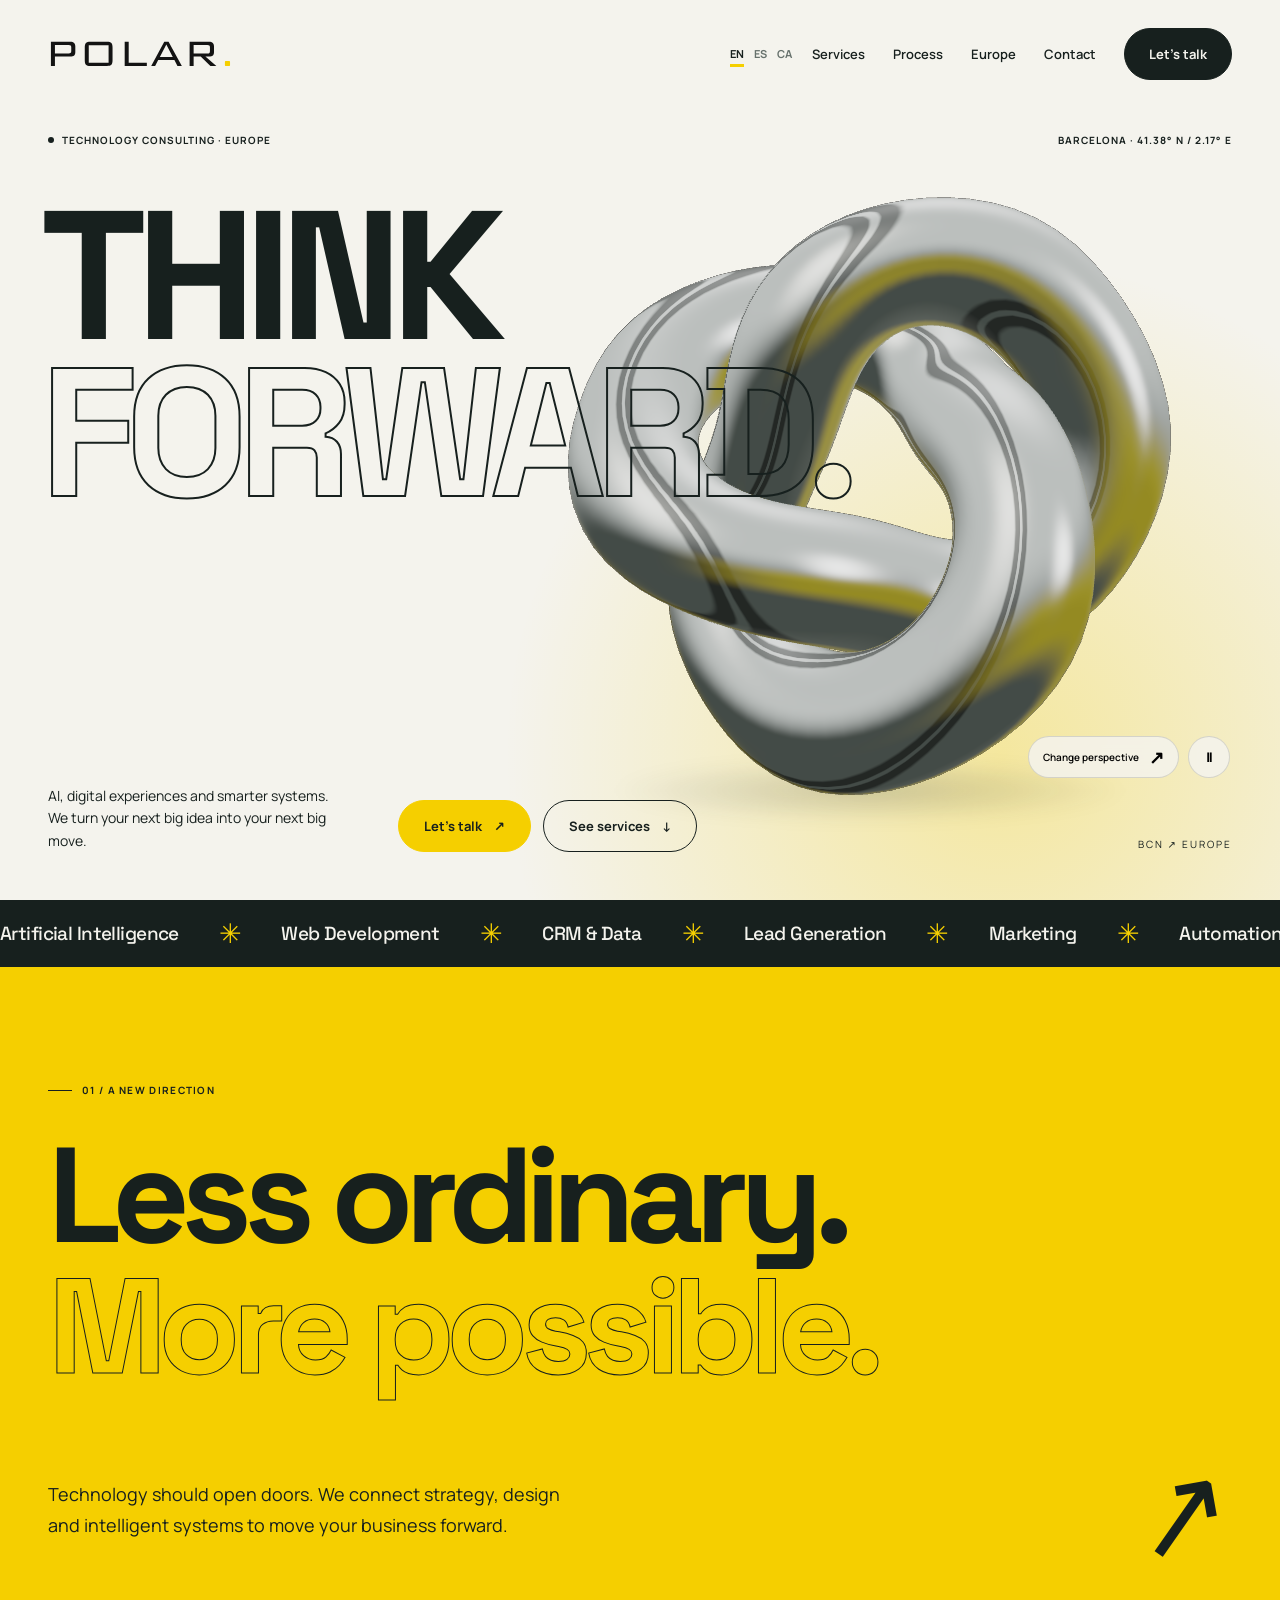
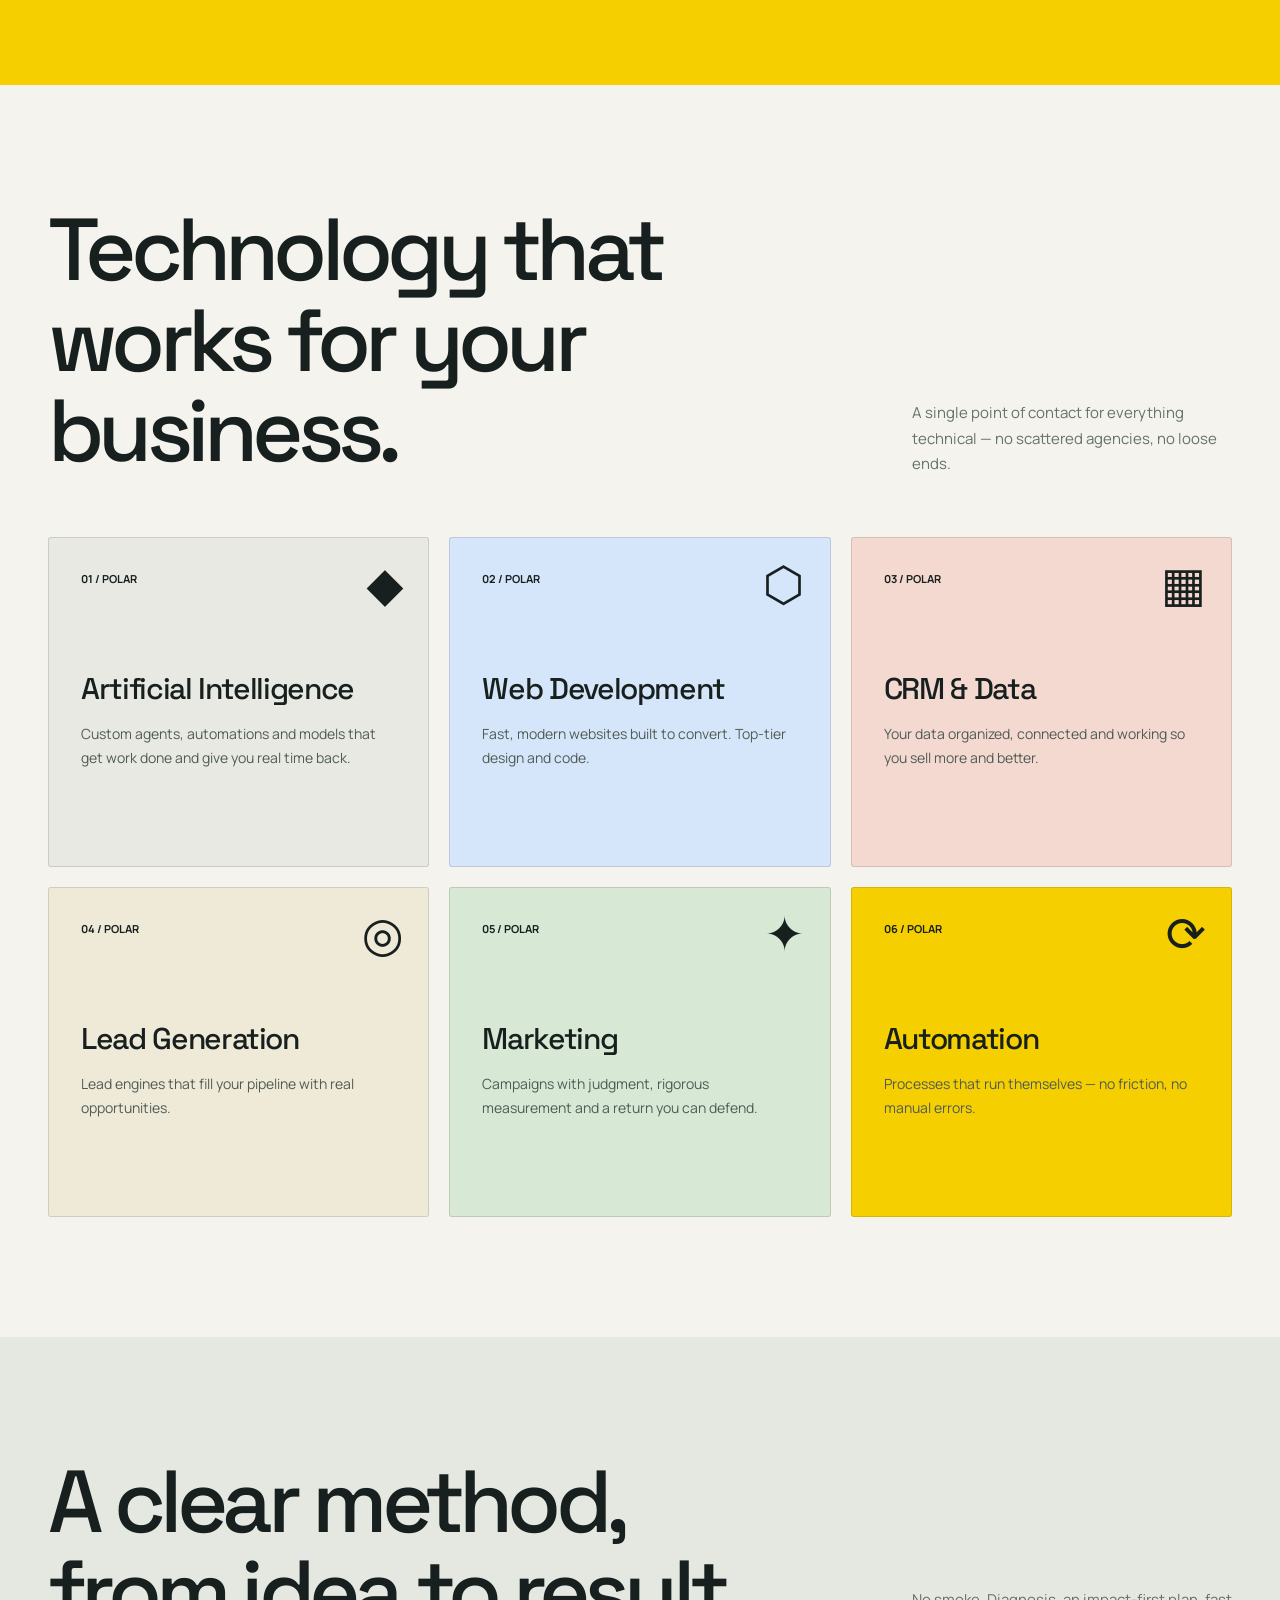
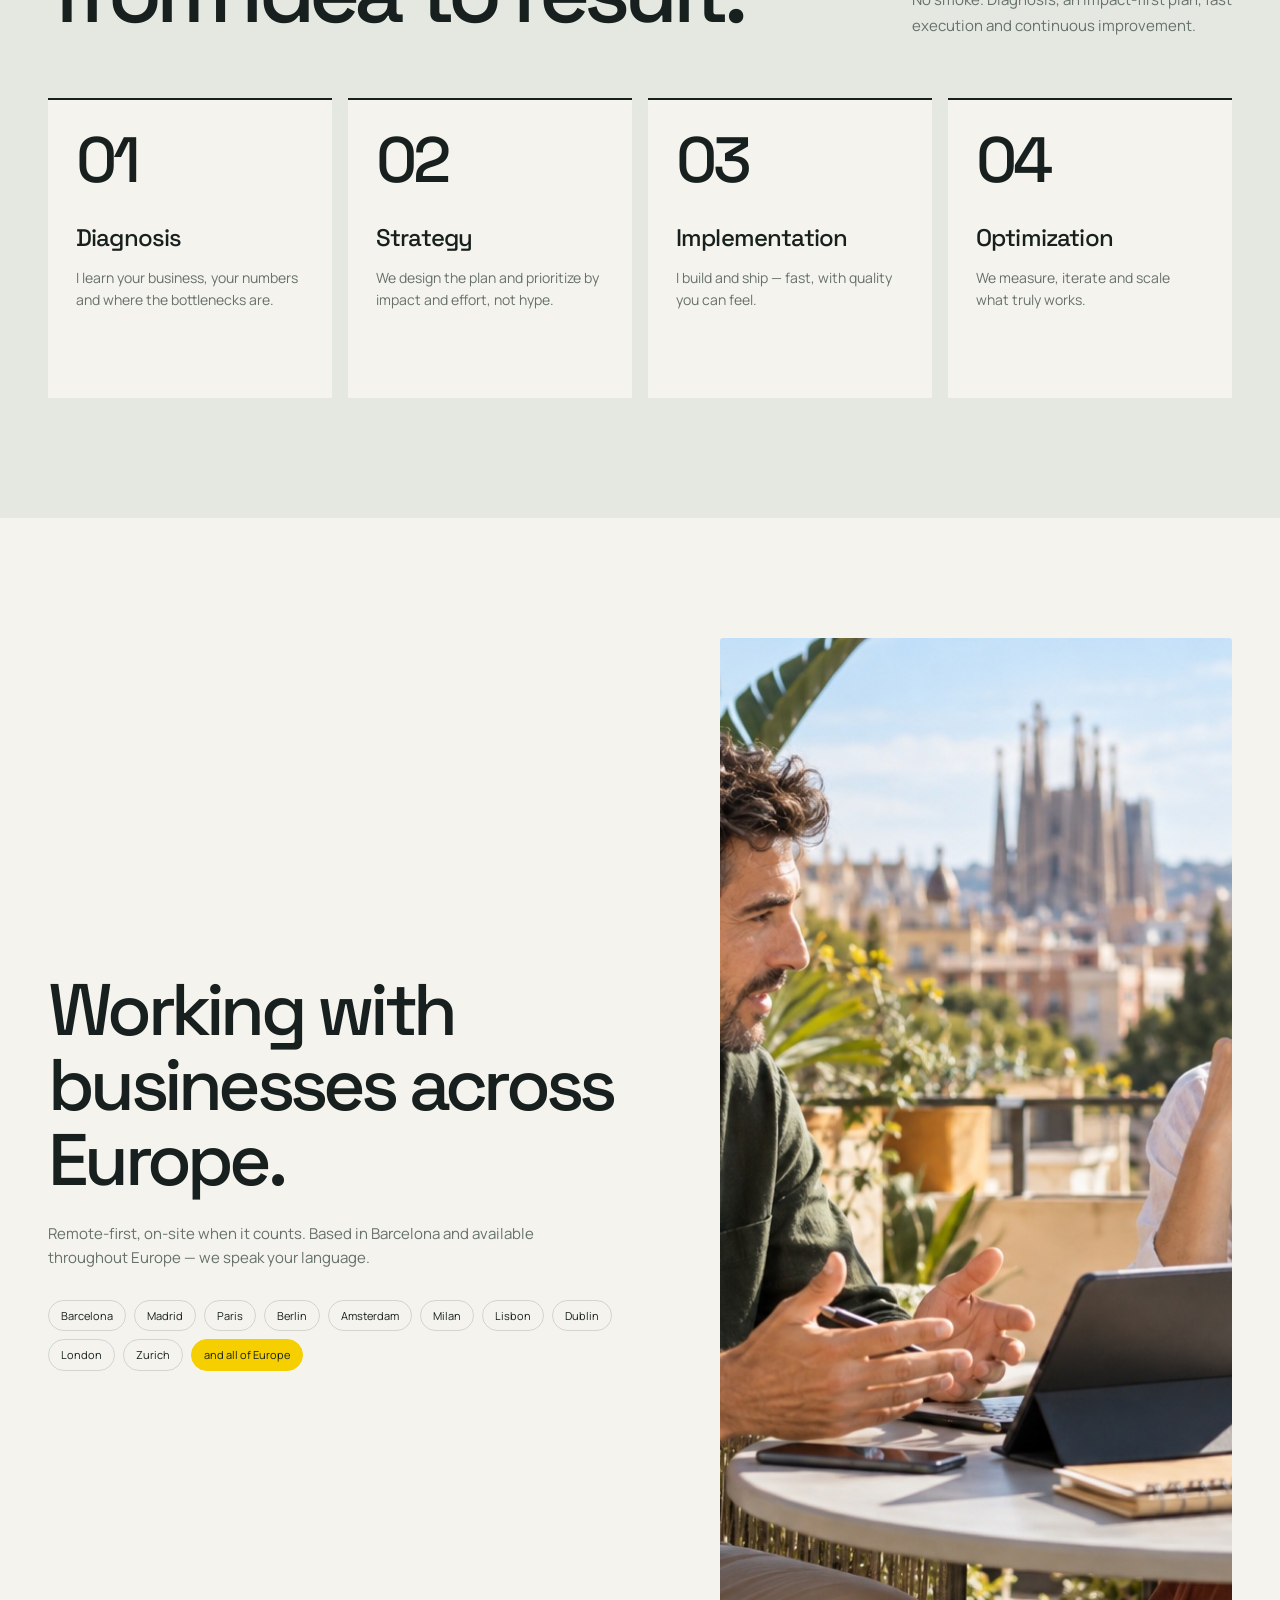
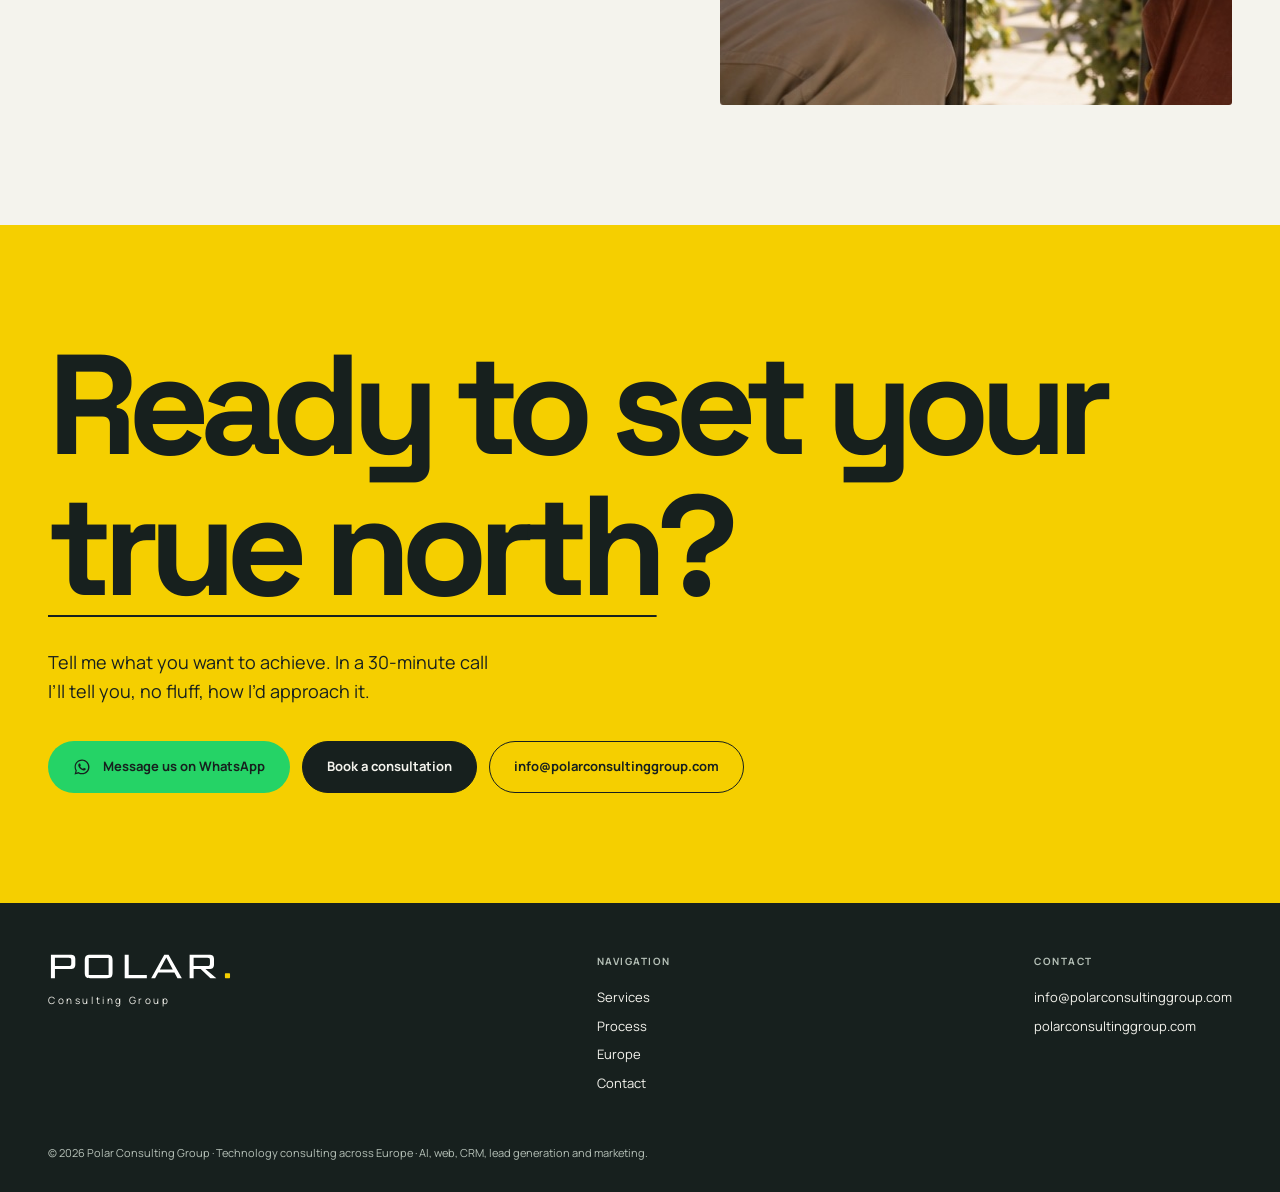
<file: index.html>
<!DOCTYPE html>
<html lang="en">
<head>
<meta charset="UTF-8">
<meta name="viewport" content="width=device-width, initial-scale=1.0">
<title>Technology Consulting across Europe | AI, Web, CRM & Marketing · Polar Consulting Group</title>
<meta name="description" content="Technology consulting across Europe. Expert in AI, web development, CRM, lead generation and marketing for businesses throughout Europe. Clear strategy, flawless execution and measurable results. Based in Barcelona, working remotely across the continent.">
<link rel="canonical" href="https://polarconsultinggroup.com/">
<link rel="alternate" hreflang="ca" href="https://polarconsultinggroup.com/ca.html">
<link rel="alternate" hreflang="es" href="https://polarconsultinggroup.com/es.html">
<link rel="alternate" hreflang="en" href="https://polarconsultinggroup.com/">
<link rel="alternate" hreflang="x-default" href="https://polarconsultinggroup.com/">
<meta name="theme-color" content="#F8F5ED">
<link rel="icon" type="image/svg+xml" href="/favicon.svg">
<link rel="icon" type="image/png" sizes="64x64" href="/favicon.png">
<link rel="apple-touch-icon" href="/apple-touch-icon.png">
<meta property="og:type" content="website">
<meta property="og:locale" content="en_US">
<meta property="og:title" content="Polar Consulting Group · Human ideas, smart systems">
<meta property="og:description" content="AI, web, CRM and growth for ambitious businesses across Europe.">
<meta property="og:url" content="https://polarconsultinggroup.com/">
<meta property="og:site_name" content="Polar Consulting Group">
<meta property="og:image" content="https://polarconsultinggroup.com/og-image-v2.jpg">
<meta property="og:image:width" content="1200">
<meta property="og:image:height" content="630">
<meta name="twitter:card" content="summary_large_image">
<meta name="twitter:title" content="Polar Consulting Group · Human ideas, smart systems">
<meta name="twitter:description" content="AI, web, CRM and growth for ambitious businesses across Europe.">
<meta name="twitter:image" content="https://polarconsultinggroup.com/og-image-v2.jpg">
<link rel="preconnect" href="https://fonts.googleapis.com">
<link rel="preconnect" href="https://fonts.gstatic.com" crossorigin>
<link href="https://fonts.googleapis.com/css2?family=Space+Grotesk:wght@400;500;600;700&family=Manrope:wght@400;500;600;700;800&display=swap" rel="stylesheet">
<script type="application/ld+json">{"@context":"https://schema.org","@type":"ProfessionalService","name":"Polar Consulting Group","description":"Technology consulting across Europe. Expert in AI, web development, CRM, lead generation and marketing for businesses throughout Europe. Clear strategy, flawless execution and measurable results. Based in Barcelona, working remotely across the continent.","url":"https://polarconsultinggroup.com/","email":"info@polarconsultinggroup.com","image":"https://polarconsultinggroup.com/og-image-v2.jpg","logo":"https://polarconsultinggroup.com/logo.png","priceRange":"€€","inLanguage":"en","areaServed":[{"@type":"Place","name":"Europe"},{"@type":"Country","name":"Spain"},{"@type":"Country","name":"France"},{"@type":"Country","name":"Germany"},{"@type":"Country","name":"Netherlands"},{"@type":"Country","name":"Italy"},{"@type":"Country","name":"Portugal"},{"@type":"Country","name":"Ireland"},{"@type":"Country","name":"United Kingdom"},{"@type":"Country","name":"Switzerland"}],"address":{"@type":"PostalAddress","addressLocality":"Barcelona","addressRegion":"Catalunya","addressCountry":"ES"},"geo":{"@type":"GeoCoordinates","latitude":41.3874,"longitude":2.1686},"availableLanguage":["ca","es","en"],"knowsAbout":["Intel·ligència Artificial","Desenvolupament web","CRM","Captació de clients","Màrqueting digital","Automatització"],"hasOfferCatalog":{"@type":"OfferCatalog","name":"Serveis","itemListElement":[{"@type":"Offer","itemOffered":{"@type":"Service","name":"Artificial Intelligence","description":"Custom agents, automations and models that get work done and give you real time back."}},{"@type":"Offer","itemOffered":{"@type":"Service","name":"Web Development","description":"Fast, modern websites built to convert. Top-tier design and code."}},{"@type":"Offer","itemOffered":{"@type":"Service","name":"CRM & Data","description":"Your data organized, connected and working so you sell more and better."}},{"@type":"Offer","itemOffered":{"@type":"Service","name":"Lead Generation","description":"Lead engines that fill your pipeline with real opportunities."}},{"@type":"Offer","itemOffered":{"@type":"Service","name":"Marketing","description":"Campaigns with judgment, rigorous measurement and a return you can defend."}},{"@type":"Offer","itemOffered":{"@type":"Service","name":"Automation","description":"Processes that run themselves — no friction, no manual errors."}}]}}</script>
<link rel="stylesheet" href="/polar-experience.css?v=d292863637">
</head>
<body>
<a href="#main" class="skip">Skip to content</a>
<div id="progress" aria-hidden="true"></div>
<nav id="nav"><div class="wrap nav-in"><a href="#top" class="brand" data-cursor><img src="/logo-dark.svg" alt="Polar Consulting Group" class="brand-img"></a><div class="nav-right"><div class="lang" role="navigation" aria-label="Idioma"><a href="index.html" class="on" aria-current="true" hreflang="en">EN</a><a href="es.html" hreflang="es">ES</a><a href="ca.html" hreflang="ca">CA</a></div><div class="nav-links"><a href="#serveis" class="lnk" data-cursor>Services</a><a href="#proces" class="lnk" data-cursor>Process</a><a href="#maresme" class="lnk" data-cursor>Europe</a><a href="#contacte" class="lnk" data-cursor>Contact</a><a href="#contacte" class="btn btn-gold mag" data-cursor>Let’s talk</a></div><button class="menu-btn" id="menuBtn" aria-label="Menu" aria-expanded="false"><span></span><span></span><span></span></button></div></div></nav>
<div id="mobile-menu"><a href="#serveis" class="mlnk">Services</a><a href="#proces" class="mlnk">Process</a><a href="#maresme" class="mlnk">Europe</a><a href="#contacte" class="mlnk">Contact</a><a href="#contacte" class="btn btn-gold">Let’s talk</a></div>
<header class="hero" id="top">
    <div class="hero-topline"><p><span class="status-dot" aria-hidden="true"></span>Technology consulting · Europe</p><span class="hero-edition" aria-hidden="true">BARCELONA · 41.38° N / 2.17° E</span></div>
    <h1><span>Think</span><span class="hero-line-two">forward.</span></h1>
    <div class="sculpture" aria-hidden="true">
      <svg class="sculpture-fallback" viewBox="0 0 600 600" xmlns="http://www.w3.org/2000/svg"><defs><linearGradient id="metal" x1="0" x2="1" y1="0" y2="1"><stop stop-color="#fff"/><stop offset=".22" stop-color="#a9b1ac"/><stop offset=".36" stop-color="#1e2723"/><stop offset=".48" stop-color="#e9edeb"/><stop offset=".64" stop-color="#fff"/><stop offset=".78" stop-color="#7b847b"/><stop offset=".9" stop-color="#F5CF00"/><stop offset="1" stop-color="#374138"/></linearGradient></defs><path d="M290 135C460 25 560 275 380 445S20 405 120 230 355 230 290 385 20 160 290 135Z" fill="none" stroke="url(#metal)" stroke-width="78" stroke-linecap="round"/></svg>
      <canvas id="polar-sculpture"></canvas>
    </div>
    <div class="scene-controls" hidden><button class="scene-switch" aria-pressed="false">Change perspective<span aria-hidden="true">↗</span></button><button class="motion-toggle" aria-label="Pause animation" data-pause="Pause animation" data-play="Resume animation" aria-pressed="false">Ⅱ</button></div>
    <div class="hero-bottom"><p class="hero-summary">AI, digital experiences and smarter systems. We turn your next big idea into your next big move.</p><div class="cta"><a href="https://wa.me/34647069850" class="btn btn-gold">Let’s talk <span aria-hidden="true">↗</span></a><a href="#serveis" class="btn btn-ghost">See services <span aria-hidden="true">↓</span></a></div><span class="hero-index" aria-hidden="true">BCN ↗ EUROPE</span></div>
  </header>
<div class="ticker" aria-hidden="true"><div class="ticker-track"><span>Artificial Intelligence</span><span>Web Development</span><span>CRM & Data</span><span>Lead Generation</span><span>Marketing</span><span>Automation</span><span>Artificial Intelligence</span><span>Web Development</span><span>CRM & Data</span><span>Lead Generation</span><span>Marketing</span><span>Automation</span></div></div>
<main id="main">
<section class="manifesto"><div class="wrap"><p class="section-label">01 / A new direction</p><h2>Less ordinary.<br><em>More possible.</em></h2><div class="manifesto-bottom"><p>Technology should open doors. We connect strategy, design and intelligent systems to move your business forward.</p><span class="manifesto-arrow" aria-hidden="true">↗</span></div></div></section>
<section class="block" id="serveis"><div class="wrap"><div class="sec-head"><h2 class="rv">Technology that works for your business.</h2><p class="rv">A single point of contact for everything technical — no scattered agencies, no loose ends.</p></div><div class="svc-grid"><article class="svc"><div class="svc-top"><span>01 / POLAR</span></div><div class="ico" aria-hidden="true">◆</div><h3>Artificial Intelligence</h3><p>Custom agents, automations and models that get work done and give you real time back.</p></article><article class="svc"><div class="svc-top"><span>02 / POLAR</span></div><div class="ico" aria-hidden="true">⬡</div><h3>Web Development</h3><p>Fast, modern websites built to convert. Top-tier design and code.</p></article><article class="svc"><div class="svc-top"><span>03 / POLAR</span></div><div class="ico" aria-hidden="true">▦</div><h3>CRM & Data</h3><p>Your data organized, connected and working so you sell more and better.</p></article><article class="svc"><div class="svc-top"><span>04 / POLAR</span></div><div class="ico" aria-hidden="true">◎</div><h3>Lead Generation</h3><p>Lead engines that fill your pipeline with real opportunities.</p></article><article class="svc"><div class="svc-top"><span>05 / POLAR</span></div><div class="ico" aria-hidden="true">✦</div><h3>Marketing</h3><p>Campaigns with judgment, rigorous measurement and a return you can defend.</p></article><article class="svc"><div class="svc-top"><span>06 / POLAR</span></div><div class="ico" aria-hidden="true">⟳</div><h3>Automation</h3><p>Processes that run themselves — no friction, no manual errors.</p></article></div></div></section>
<section class="block" id="proces" style="background:var(--ink2)"><div class="wrap"><div class="sec-head"><h2 class="rv">A clear method,<br>from idea to result.</h2><p class="rv">No smoke. Diagnosis, an impact-first plan, fast execution and continuous improvement.</p></div><div class="proc"><div class="step rv" data-cursor><div class="pnum">01</div><h4>Diagnosis</h4><p>I learn your business, your numbers and where the bottlenecks are.</p></div><div class="step rv" data-cursor><div class="pnum">02</div><h4>Strategy</h4><p>We design the plan and prioritize by impact and effort, not hype.</p></div><div class="step rv" data-cursor><div class="pnum">03</div><h4>Implementation</h4><p>I build and ship — fast, with quality you can feel.</p></div><div class="step rv" data-cursor><div class="pnum">04</div><h4>Optimization</h4><p>We measure, iterate and scale what truly works.</p></div></div></div></section>
<section class="maresme" id="maresme"><div class="wrap people-band"><div><h2 class="rv">Working with businesses across Europe.</h2><p class="rv">Remote-first, on-site when it counts. Based in Barcelona and available throughout Europe — we speak your language.</p><div class="towns rv"><span class="town">Barcelona</span><span class="town">Madrid</span><span class="town">Paris</span><span class="town">Berlin</span><span class="town">Amsterdam</span><span class="town">Milan</span><span class="town">Lisbon</span><span class="town">Dublin</span><span class="town">London</span><span class="town">Zurich</span><span class="town more">and all of Europe</span></div></div><img src="/europe-conversation.jpg" alt="A conversation about technology strategy on a Barcelona terrace" class="people-photo" loading="lazy" width="1600" height="1067"></div></section>
<section class="cta-final" id="contacte"><div class="glow" aria-hidden="true"></div><div class="wrap"><h2 class="rv">Ready to set your <span class="gold">true north</span>?</h2><p class="rv">Tell me what you want to achieve. In a 30-minute call I’ll tell you, no fluff, how I’d approach it.</p><div class="cta rv"><a href="https://wa.me/34647069850" class="btn btn-wa mag" data-cursor><svg viewBox="0 0 24 24" width="18" height="18" aria-hidden="true" style="vertical-align:-4px"><path fill="currentColor" d="M12.04 2c-5.46 0-9.91 4.45-9.91 9.91 0 1.75.46 3.45 1.32 4.95L2 22l5.25-1.38c1.45.79 3.08 1.21 4.79 1.21h.01c5.46 0 9.91-4.45 9.91-9.91 0-2.65-1.03-5.14-2.9-7.01A9.82 9.82 0 0 0 12.04 2zm0 18.15h-.01c-1.52 0-3.01-.41-4.3-1.18l-.31-.18-3.12.82.83-3.04-.2-.31a8.2 8.2 0 0 1-1.26-4.37c0-4.54 3.7-8.23 8.24-8.23 2.2 0 4.27.86 5.82 2.42a8.18 8.18 0 0 1 2.41 5.82c0 4.54-3.69 8.23-8.23 8.23zm4.52-6.16c-.25-.12-1.47-.72-1.69-.81-.23-.08-.39-.12-.56.13-.16.25-.64.81-.79.97-.14.17-.29.19-.54.06-.25-.12-1.05-.39-1.99-1.23-.74-.66-1.23-1.47-1.38-1.72-.14-.25-.02-.38.11-.51.11-.11.25-.29.37-.43.12-.14.16-.25.25-.41.08-.17.04-.31-.02-.43-.06-.12-.56-1.34-.76-1.84-.2-.48-.41-.42-.56-.43h-.48c-.17 0-.43.06-.66.31-.23.25-.86.85-.86 2.07 0 1.22.89 2.4 1.01 2.56.12.17 1.75 2.67 4.23 3.74.59.26 1.05.41 1.41.52.59.19 1.13.16 1.56.1.48-.07 1.47-.6 1.68-1.18.21-.58.21-1.07.14-1.18-.06-.1-.22-.16-.47-.28z"/></svg> Message us on WhatsApp</a><a href="https://wa.me/34647069850" class="btn btn-gold mag" data-cursor target="_blank" rel="noopener">Book a consultation</a><a href="mailto:info@polarconsultinggroup.com" class="btn btn-ghost mag" data-cursor>info@polarconsultinggroup.com</a></div></div></section>
</main>
<a class="wa-float" href="https://wa.me/34647069850" aria-label="WhatsApp 647 06 98 50" target="_blank" rel="noopener"><svg viewBox="0 0 24 24" width="18" height="18" aria-hidden="true" style="vertical-align:-4px"><path fill="currentColor" d="M12.04 2c-5.46 0-9.91 4.45-9.91 9.91 0 1.75.46 3.45 1.32 4.95L2 22l5.25-1.38c1.45.79 3.08 1.21 4.79 1.21h.01c5.46 0 9.91-4.45 9.91-9.91 0-2.65-1.03-5.14-2.9-7.01A9.82 9.82 0 0 0 12.04 2zm0 18.15h-.01c-1.52 0-3.01-.41-4.3-1.18l-.31-.18-3.12.82.83-3.04-.2-.31a8.2 8.2 0 0 1-1.26-4.37c0-4.54 3.7-8.23 8.24-8.23 2.2 0 4.27.86 5.82 2.42a8.18 8.18 0 0 1 2.41 5.82c0 4.54-3.69 8.23-8.23 8.23zm4.52-6.16c-.25-.12-1.47-.72-1.69-.81-.23-.08-.39-.12-.56.13-.16.25-.64.81-.79.97-.14.17-.29.19-.54.06-.25-.12-1.05-.39-1.99-1.23-.74-.66-1.23-1.47-1.38-1.72-.14-.25-.02-.38.11-.51.11-.11.25-.29.37-.43.12-.14.16-.25.25-.41.08-.17.04-.31-.02-.43-.06-.12-.56-1.34-.76-1.84-.2-.48-.41-.42-.56-.43h-.48c-.17 0-.43.06-.66.31-.23.25-.86.85-.86 2.07 0 1.22.89 2.4 1.01 2.56.12.17 1.75 2.67 4.23 3.74.59.26 1.05.41 1.41.52.59.19 1.13.16 1.56.1.48-.07 1.47-.6 1.68-1.18.21-.58.21-1.07.14-1.18-.06-.1-.22-.16-.47-.28z"/></svg></a>
<footer><div class="wrap foot-in"><div><div class="foot-brand"><img src="/logo-white.svg" alt="Polar Consulting Group" class="foot-img"></div><div class="foot-tag">Consulting Group</div></div><div class="foot-col"><h5>Navigation</h5><a href="#serveis">Services</a><a href="#proces">Process</a><a href="#maresme">Europe</a><a href="#contacte">Contact</a></div><div class="foot-col"><h5>Contact</h5><a href="mailto:info@polarconsultinggroup.com" data-cursor>info@polarconsultinggroup.com</a><a href="https://polarconsultinggroup.com">polarconsultinggroup.com</a></div></div><div class="wrap foot-note">© 2026 Polar Consulting Group · Technology consulting across Europe · AI, web, CRM, lead generation and marketing.</div></footer>
<script src="/polar-experience.js?v=d292863637" defer></script>
</body>
</html>
</file>
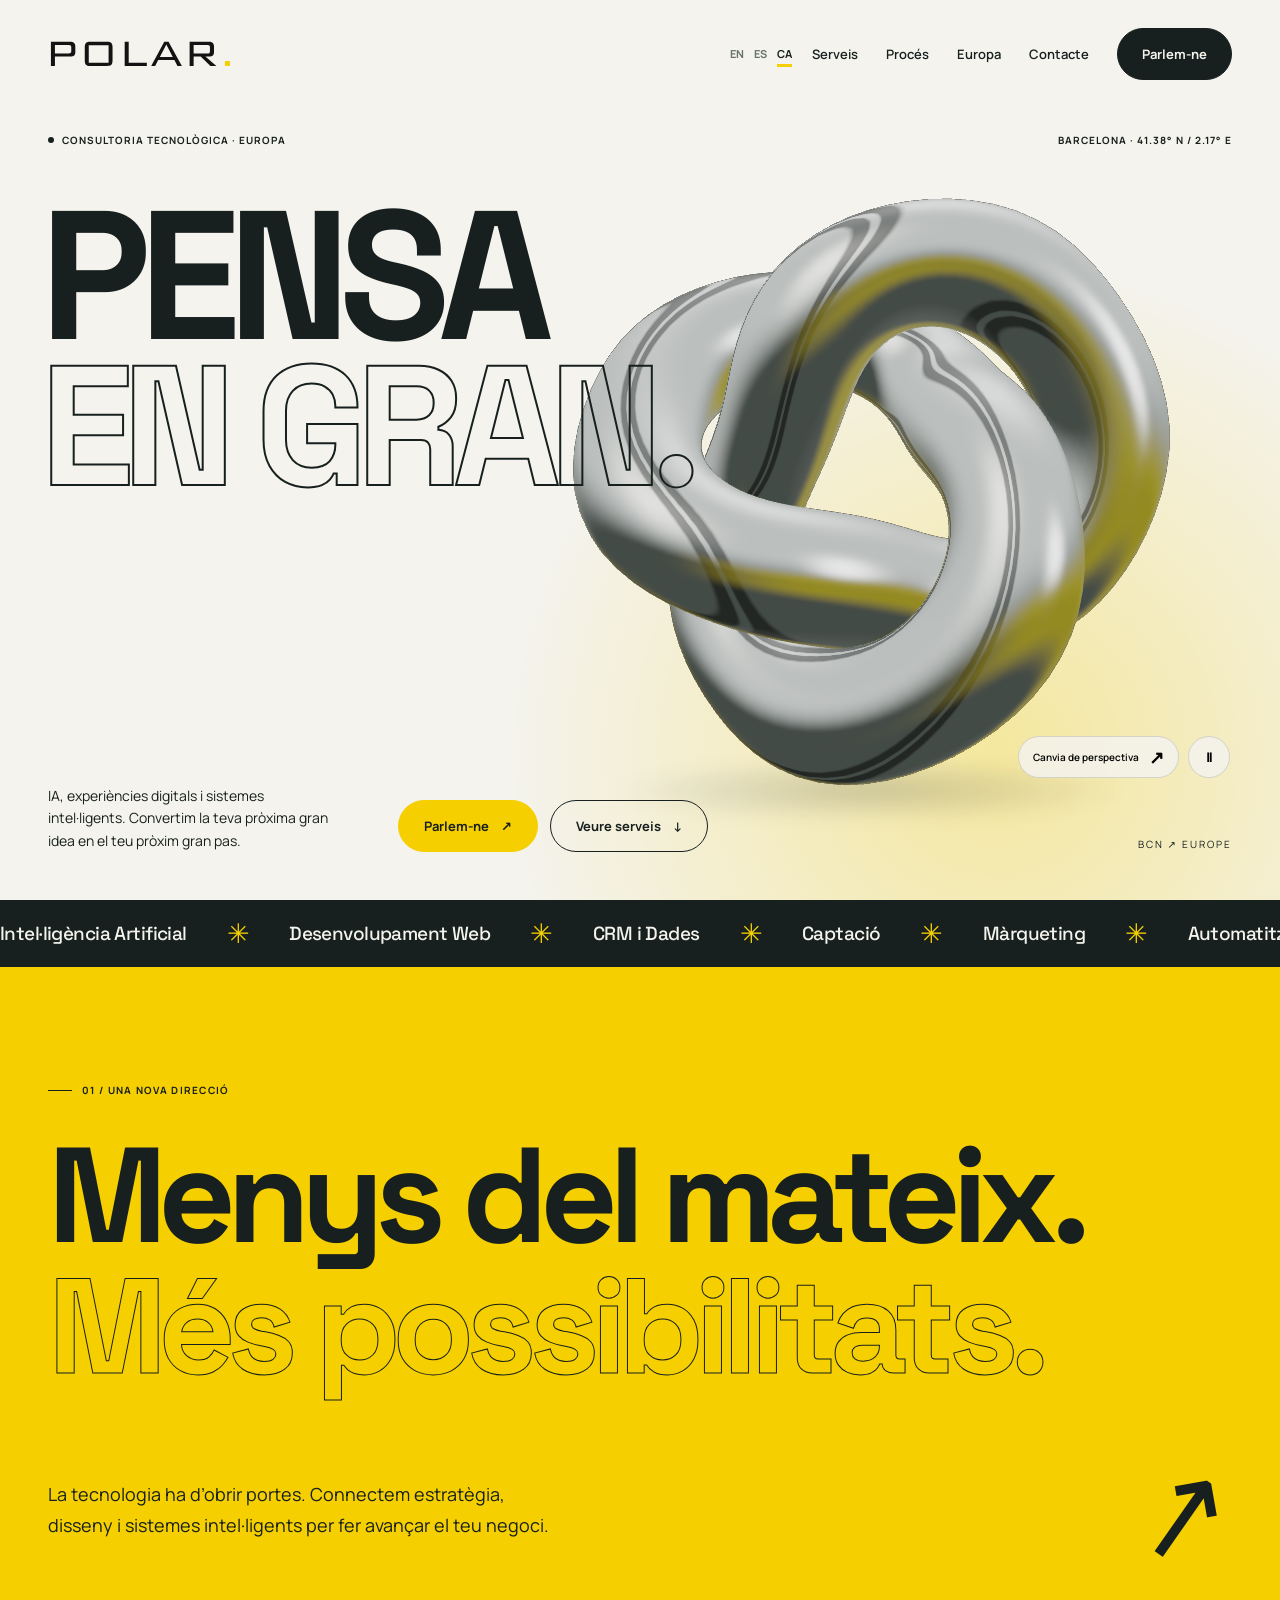
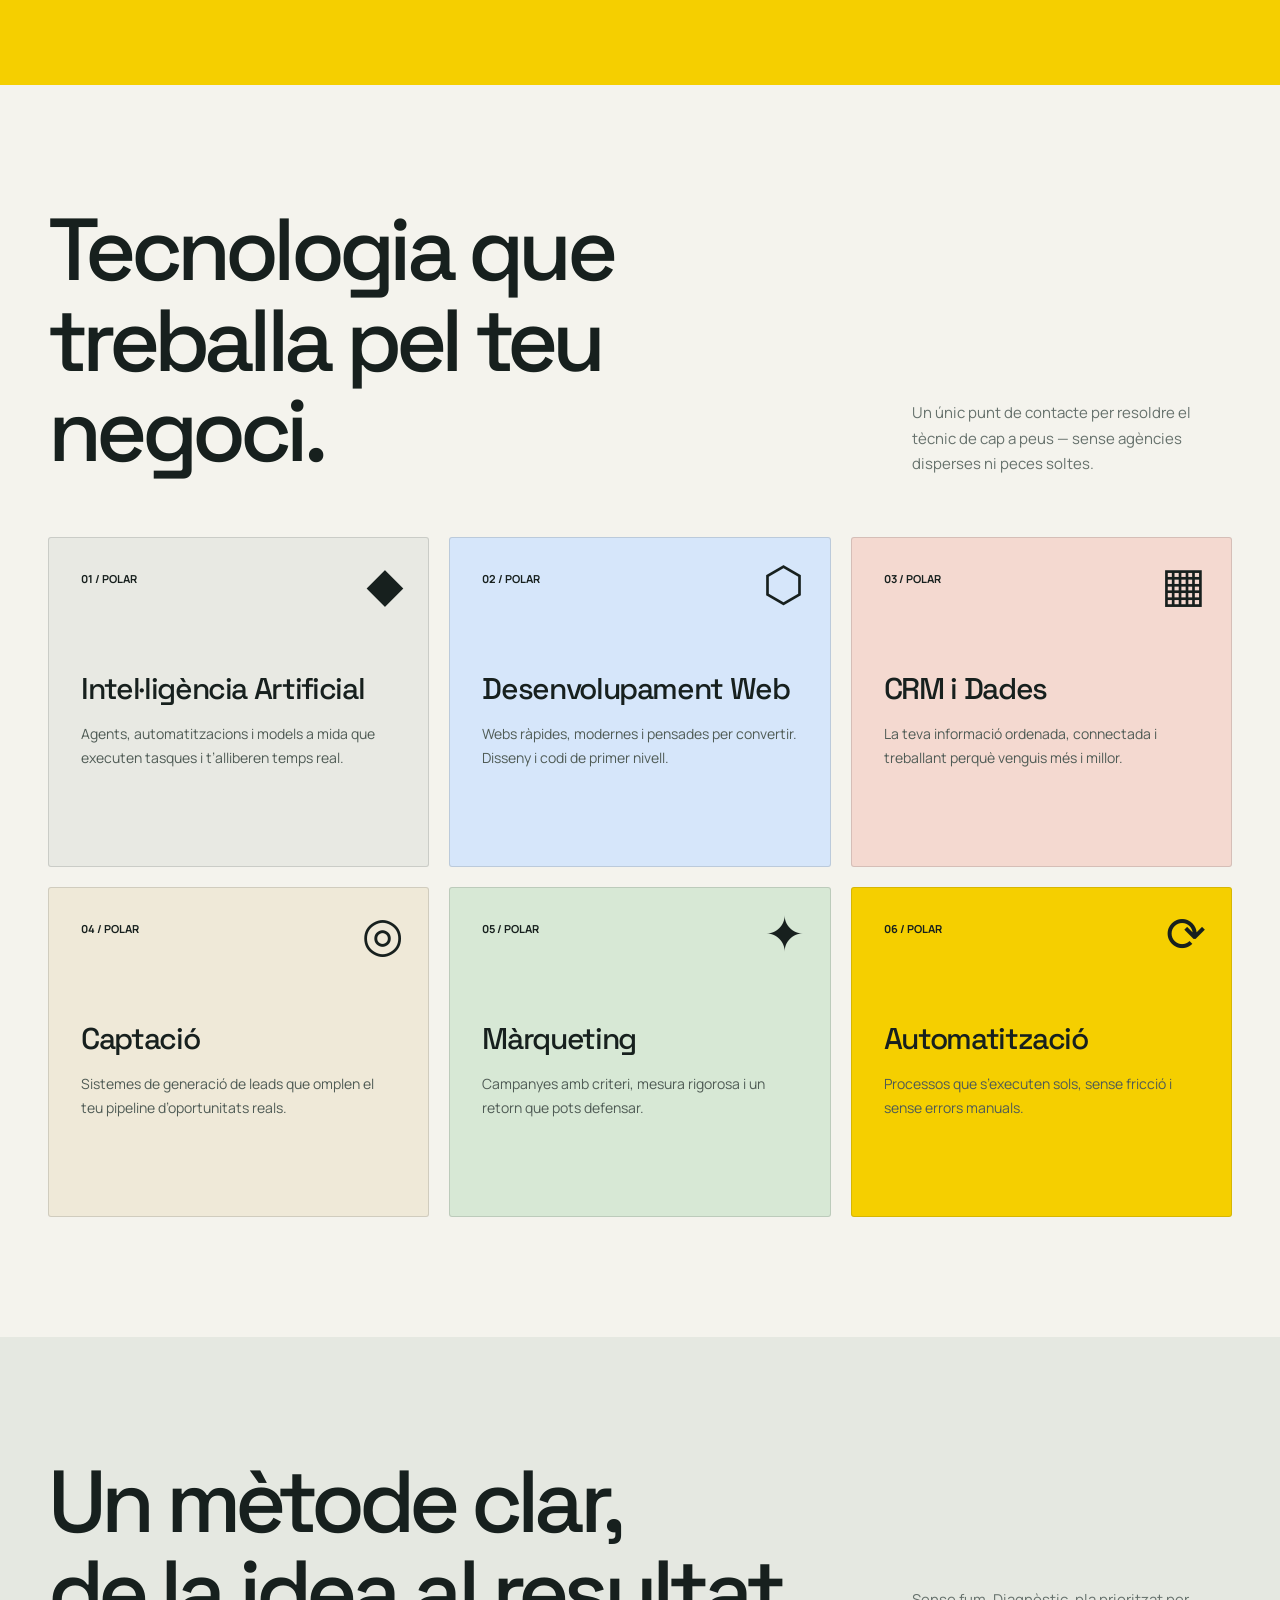
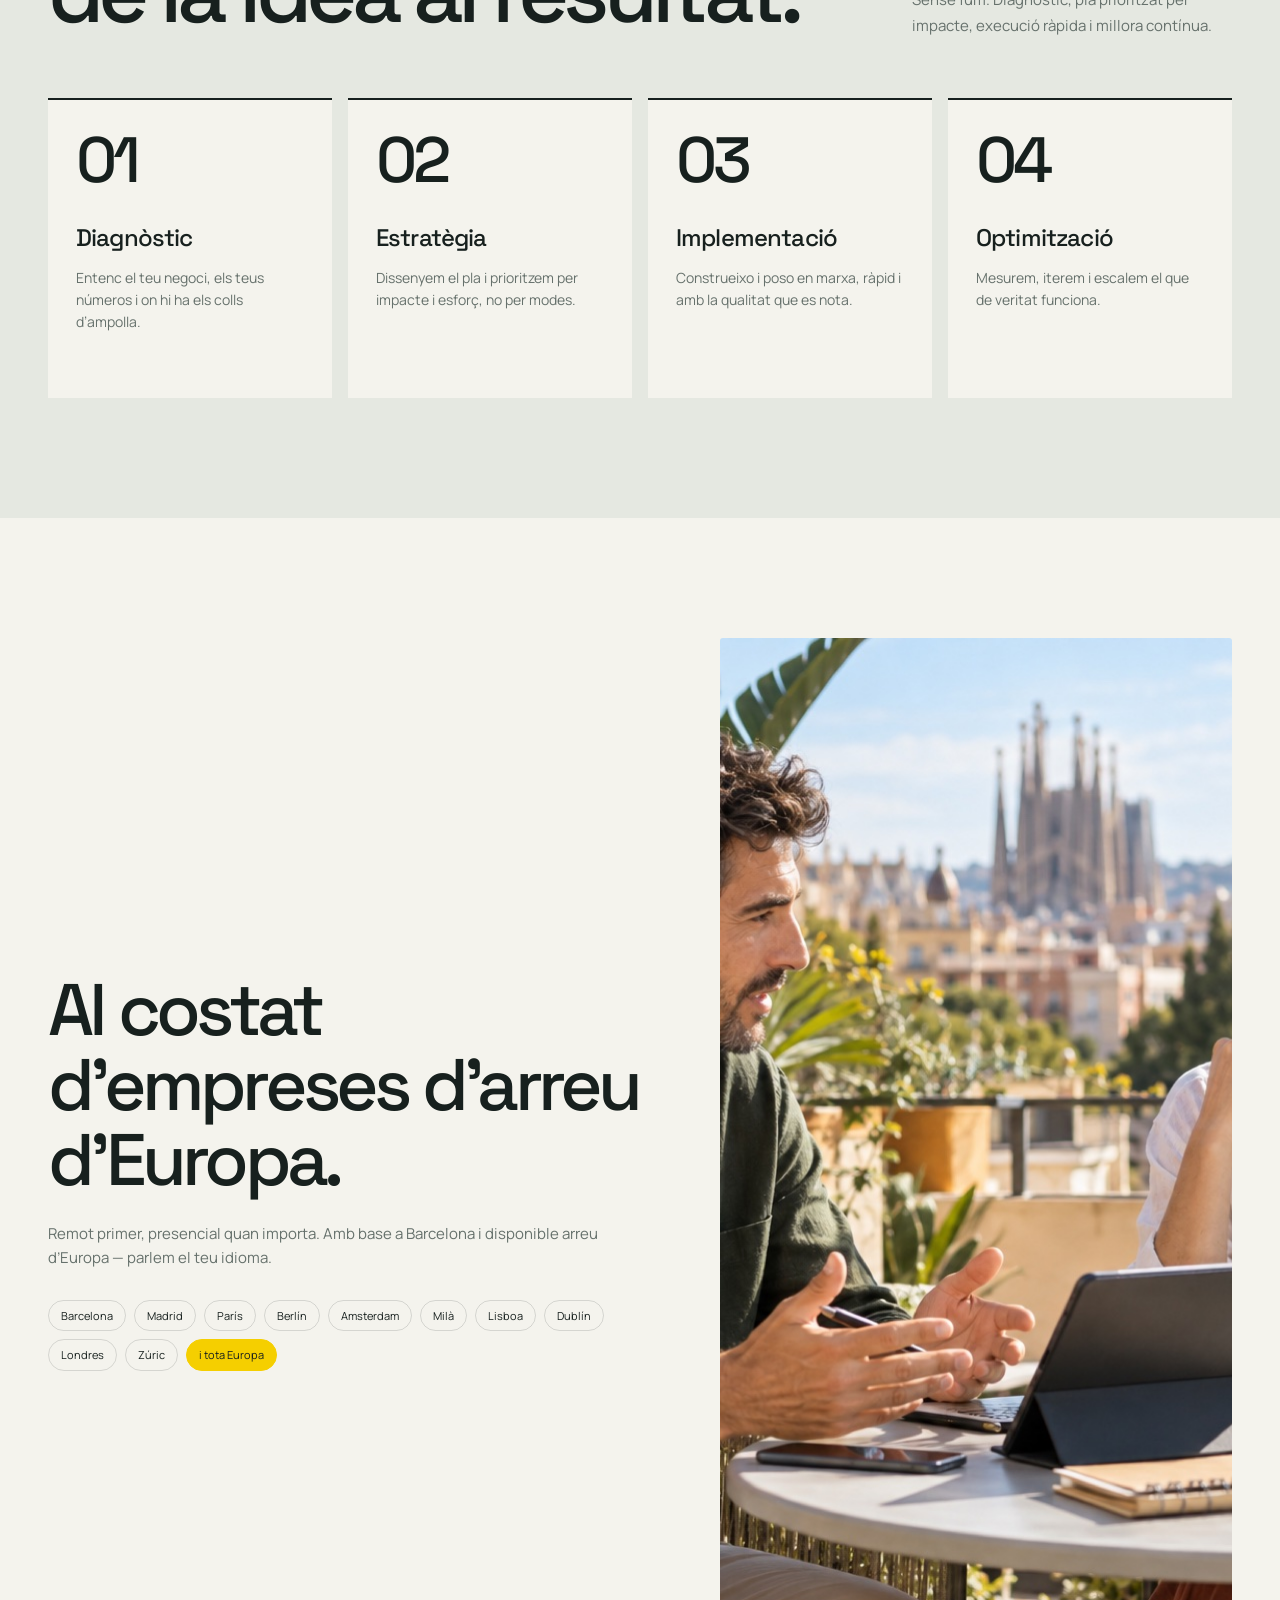
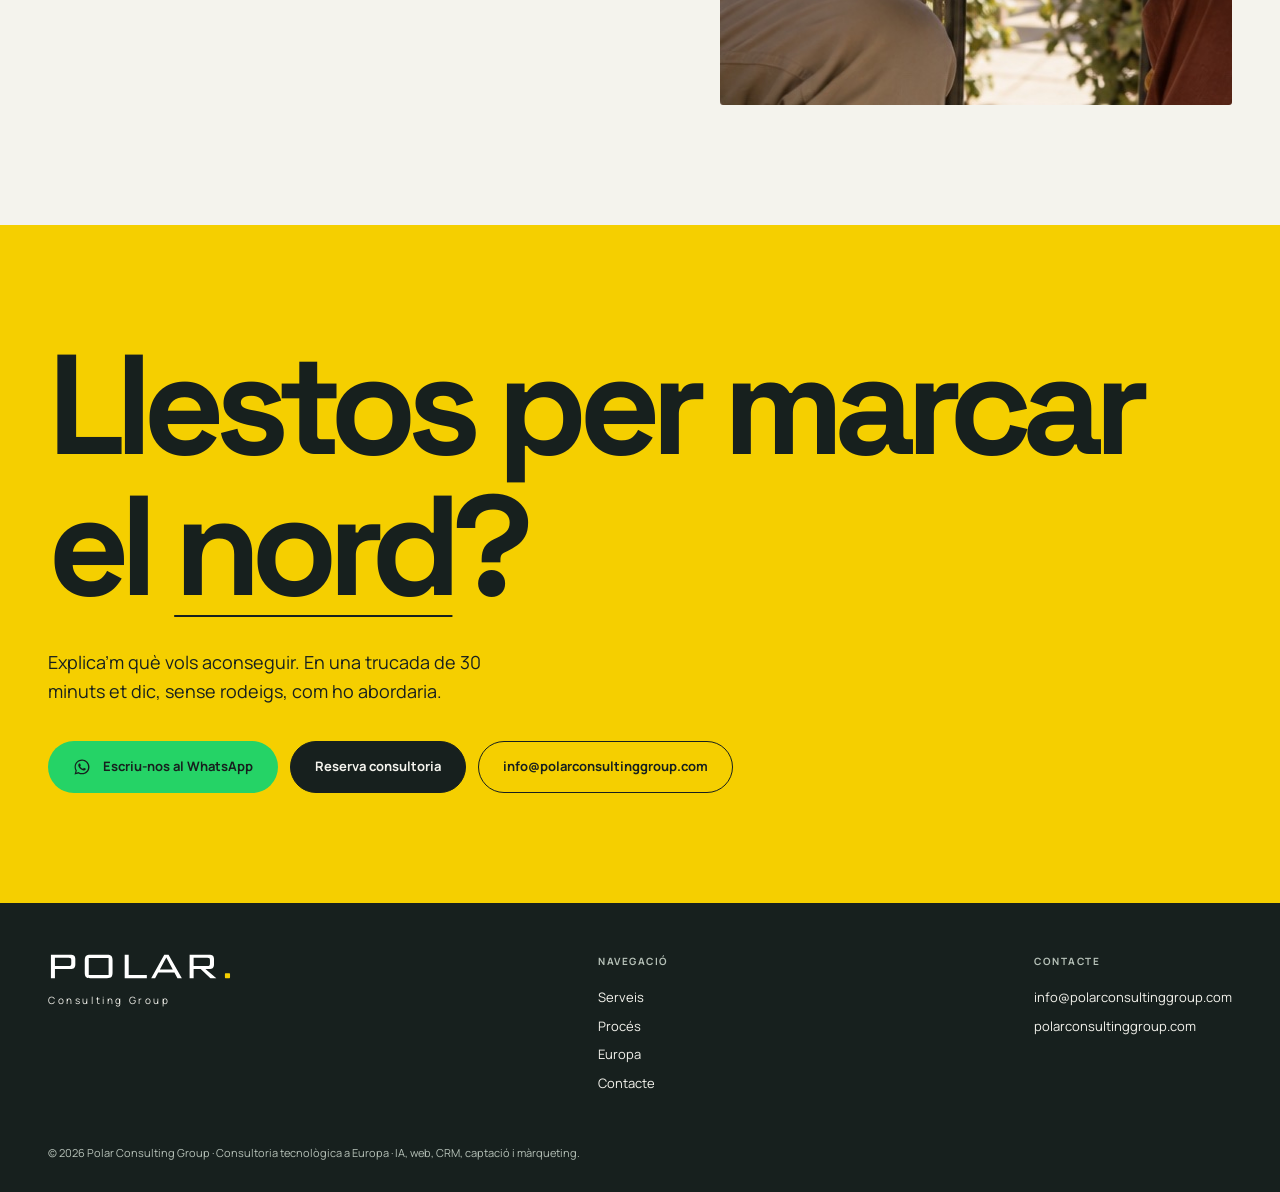
<file: ca.html>
<!DOCTYPE html>
<html lang="ca">
<head>
<meta charset="UTF-8">
<meta name="viewport" content="width=device-width, initial-scale=1.0">
<title>Consultoria tecnològica a Europa | IA, Web, CRM i Màrqueting · Polar Consulting Group</title>
<meta name="description" content="Consultoria tecnològica arreu d’Europa. Expert en IA, desenvolupament web, CRM, captació i màrqueting per a empreses d’arreu d’Europa. Estratègia clara i resultats mesurables. Amb base a Barcelona, en remot per tot el continent.">
<link rel="canonical" href="https://polarconsultinggroup.com/ca.html">
<link rel="alternate" hreflang="ca" href="https://polarconsultinggroup.com/ca.html">
<link rel="alternate" hreflang="es" href="https://polarconsultinggroup.com/es.html">
<link rel="alternate" hreflang="en" href="https://polarconsultinggroup.com/">
<link rel="alternate" hreflang="x-default" href="https://polarconsultinggroup.com/">
<meta name="theme-color" content="#F8F5ED">
<link rel="icon" type="image/svg+xml" href="/favicon.svg">
<link rel="icon" type="image/png" sizes="64x64" href="/favicon.png">
<link rel="apple-touch-icon" href="/apple-touch-icon.png">
<meta property="og:type" content="website">
<meta property="og:locale" content="ca_ES">
<meta property="og:title" content="Polar Consulting Group · Idees humanes, sistemes intel·ligents">
<meta property="og:description" content="IA, web, CRM i creixement per a empreses ambicioses arreu d’Europa.">
<meta property="og:url" content="https://polarconsultinggroup.com/ca.html">
<meta property="og:site_name" content="Polar Consulting Group">
<meta property="og:image" content="https://polarconsultinggroup.com/og-image-v2.jpg">
<meta property="og:image:width" content="1200">
<meta property="og:image:height" content="630">
<meta name="twitter:card" content="summary_large_image">
<meta name="twitter:title" content="Polar Consulting Group · Idees humanes, sistemes intel·ligents">
<meta name="twitter:description" content="IA, web, CRM i creixement per a empreses ambicioses arreu d’Europa.">
<meta name="twitter:image" content="https://polarconsultinggroup.com/og-image-v2.jpg">
<link rel="preconnect" href="https://fonts.googleapis.com">
<link rel="preconnect" href="https://fonts.gstatic.com" crossorigin>
<link href="https://fonts.googleapis.com/css2?family=Space+Grotesk:wght@400;500;600;700&family=Manrope:wght@400;500;600;700;800&display=swap" rel="stylesheet">
<script type="application/ld+json">{"@context":"https://schema.org","@type":"ProfessionalService","name":"Polar Consulting Group","description":"Consultoria tecnològica arreu d’Europa. Expert en IA, desenvolupament web, CRM, captació i màrqueting per a empreses d’arreu d’Europa. Estratègia clara i resultats mesurables. Amb base a Barcelona, en remot per tot el continent.","url":"https://polarconsultinggroup.com/ca.html","email":"info@polarconsultinggroup.com","image":"https://polarconsultinggroup.com/og-image-v2.jpg","logo":"https://polarconsultinggroup.com/logo.png","priceRange":"€€","inLanguage":"ca","areaServed":[{"@type":"Place","name":"Europe"},{"@type":"Country","name":"Spain"},{"@type":"Country","name":"France"},{"@type":"Country","name":"Germany"},{"@type":"Country","name":"Netherlands"},{"@type":"Country","name":"Italy"},{"@type":"Country","name":"Portugal"},{"@type":"Country","name":"Ireland"},{"@type":"Country","name":"United Kingdom"},{"@type":"Country","name":"Switzerland"}],"address":{"@type":"PostalAddress","addressLocality":"Barcelona","addressRegion":"Catalunya","addressCountry":"ES"},"geo":{"@type":"GeoCoordinates","latitude":41.3874,"longitude":2.1686},"availableLanguage":["ca","es","en"],"knowsAbout":["Intel·ligència Artificial","Desenvolupament web","CRM","Captació de clients","Màrqueting digital","Automatització"],"hasOfferCatalog":{"@type":"OfferCatalog","name":"Serveis","itemListElement":[{"@type":"Offer","itemOffered":{"@type":"Service","name":"Intel·ligència Artificial","description":"Agents, automatitzacions i models a mida que executen tasques i t’alliberen temps real."}},{"@type":"Offer","itemOffered":{"@type":"Service","name":"Desenvolupament Web","description":"Webs ràpides, modernes i pensades per convertir. Disseny i codi de primer nivell."}},{"@type":"Offer","itemOffered":{"@type":"Service","name":"CRM i Dades","description":"La teva informació ordenada, connectada i treballant perquè venguis més i millor."}},{"@type":"Offer","itemOffered":{"@type":"Service","name":"Captació","description":"Sistemes de generació de leads que omplen el teu pipeline d’oportunitats reals."}},{"@type":"Offer","itemOffered":{"@type":"Service","name":"Màrqueting","description":"Campanyes amb criteri, mesura rigorosa i un retorn que pots defensar."}},{"@type":"Offer","itemOffered":{"@type":"Service","name":"Automatització","description":"Processos que s’executen sols, sense fricció i sense errors manuals."}}]}}</script>
<link rel="stylesheet" href="/polar-experience.css?v=d292863637">
</head>
<body>
<a href="#main" class="skip">Salta al contingut</a>
<div id="progress" aria-hidden="true"></div>
<nav id="nav"><div class="wrap nav-in"><a href="#top" class="brand" data-cursor><img src="/logo-dark.svg" alt="Polar Consulting Group" class="brand-img"></a><div class="nav-right"><div class="lang" role="navigation" aria-label="Idioma"><a href="index.html" hreflang="en">EN</a><a href="es.html" hreflang="es">ES</a><a href="ca.html" class="on" aria-current="true" hreflang="ca">CA</a></div><div class="nav-links"><a href="#serveis" class="lnk" data-cursor>Serveis</a><a href="#proces" class="lnk" data-cursor>Procés</a><a href="#maresme" class="lnk" data-cursor>Europa</a><a href="#contacte" class="lnk" data-cursor>Contacte</a><a href="#contacte" class="btn btn-gold mag" data-cursor>Parlem-ne</a></div><button class="menu-btn" id="menuBtn" aria-label="Menú" aria-expanded="false"><span></span><span></span><span></span></button></div></div></nav>
<div id="mobile-menu"><a href="#serveis" class="mlnk">Serveis</a><a href="#proces" class="mlnk">Procés</a><a href="#maresme" class="mlnk">Europa</a><a href="#contacte" class="mlnk">Contacte</a><a href="#contacte" class="btn btn-gold">Parlem-ne</a></div>
<header class="hero" id="top">
    <div class="hero-topline"><p><span class="status-dot" aria-hidden="true"></span>Consultoria tecnològica · Europa</p><span class="hero-edition" aria-hidden="true">BARCELONA · 41.38° N / 2.17° E</span></div>
    <h1><span>Pensa</span><span class="hero-line-two">en gran.</span></h1>
    <div class="sculpture" aria-hidden="true">
      <svg class="sculpture-fallback" viewBox="0 0 600 600" xmlns="http://www.w3.org/2000/svg"><defs><linearGradient id="metal" x1="0" x2="1" y1="0" y2="1"><stop stop-color="#fff"/><stop offset=".22" stop-color="#a9b1ac"/><stop offset=".36" stop-color="#1e2723"/><stop offset=".48" stop-color="#e9edeb"/><stop offset=".64" stop-color="#fff"/><stop offset=".78" stop-color="#7b847b"/><stop offset=".9" stop-color="#F5CF00"/><stop offset="1" stop-color="#374138"/></linearGradient></defs><path d="M290 135C460 25 560 275 380 445S20 405 120 230 355 230 290 385 20 160 290 135Z" fill="none" stroke="url(#metal)" stroke-width="78" stroke-linecap="round"/></svg>
      <canvas id="polar-sculpture"></canvas>
    </div>
    <div class="scene-controls" hidden><button class="scene-switch" aria-pressed="false">Canvia de perspectiva<span aria-hidden="true">↗</span></button><button class="motion-toggle" aria-label="Pausa l’animació" data-pause="Pausa l’animació" data-play="Reprèn l’animació" aria-pressed="false">Ⅱ</button></div>
    <div class="hero-bottom"><p class="hero-summary">IA, experiències digitals i sistemes intel·ligents. Convertim la teva pròxima gran idea en el teu pròxim gran pas.</p><div class="cta"><a href="https://wa.me/34647069850" class="btn btn-gold">Parlem-ne <span aria-hidden="true">↗</span></a><a href="#serveis" class="btn btn-ghost">Veure serveis <span aria-hidden="true">↓</span></a></div><span class="hero-index" aria-hidden="true">BCN ↗ EUROPE</span></div>
  </header>
<div class="ticker" aria-hidden="true"><div class="ticker-track"><span>Intel·ligència Artificial</span><span>Desenvolupament Web</span><span>CRM i Dades</span><span>Captació</span><span>Màrqueting</span><span>Automatització</span><span>Intel·ligència Artificial</span><span>Desenvolupament Web</span><span>CRM i Dades</span><span>Captació</span><span>Màrqueting</span><span>Automatització</span></div></div>
<main id="main">
<section class="manifesto"><div class="wrap"><p class="section-label">01 / Una nova direcció</p><h2>Menys del mateix.<br><em>Més possibilitats.</em></h2><div class="manifesto-bottom"><p>La tecnologia ha d’obrir portes. Connectem estratègia, disseny i sistemes intel·ligents per fer avançar el teu negoci.</p><span class="manifesto-arrow" aria-hidden="true">↗</span></div></div></section>
<section class="block" id="serveis"><div class="wrap"><div class="sec-head"><h2 class="rv">Tecnologia que treballa pel teu negoci.</h2><p class="rv">Un únic punt de contacte per resoldre el tècnic de cap a peus — sense agències disperses ni peces soltes.</p></div><div class="svc-grid"><article class="svc"><div class="svc-top"><span>01 / POLAR</span></div><div class="ico" aria-hidden="true">◆</div><h3>Intel·ligència Artificial</h3><p>Agents, automatitzacions i models a mida que executen tasques i t’alliberen temps real.</p></article><article class="svc"><div class="svc-top"><span>02 / POLAR</span></div><div class="ico" aria-hidden="true">⬡</div><h3>Desenvolupament Web</h3><p>Webs ràpides, modernes i pensades per convertir. Disseny i codi de primer nivell.</p></article><article class="svc"><div class="svc-top"><span>03 / POLAR</span></div><div class="ico" aria-hidden="true">▦</div><h3>CRM i Dades</h3><p>La teva informació ordenada, connectada i treballant perquè venguis més i millor.</p></article><article class="svc"><div class="svc-top"><span>04 / POLAR</span></div><div class="ico" aria-hidden="true">◎</div><h3>Captació</h3><p>Sistemes de generació de leads que omplen el teu pipeline d’oportunitats reals.</p></article><article class="svc"><div class="svc-top"><span>05 / POLAR</span></div><div class="ico" aria-hidden="true">✦</div><h3>Màrqueting</h3><p>Campanyes amb criteri, mesura rigorosa i un retorn que pots defensar.</p></article><article class="svc"><div class="svc-top"><span>06 / POLAR</span></div><div class="ico" aria-hidden="true">⟳</div><h3>Automatització</h3><p>Processos que s’executen sols, sense fricció i sense errors manuals.</p></article></div></div></section>
<section class="block" id="proces" style="background:var(--ink2)"><div class="wrap"><div class="sec-head"><h2 class="rv">Un mètode clar,<br>de la idea al resultat.</h2><p class="rv">Sense fum. Diagnòstic, pla prioritzat per impacte, execució ràpida i millora contínua.</p></div><div class="proc"><div class="step rv" data-cursor><div class="pnum">01</div><h4>Diagnòstic</h4><p>Entenc el teu negoci, els teus números i on hi ha els colls d’ampolla.</p></div><div class="step rv" data-cursor><div class="pnum">02</div><h4>Estratègia</h4><p>Dissenyem el pla i prioritzem per impacte i esforç, no per modes.</p></div><div class="step rv" data-cursor><div class="pnum">03</div><h4>Implementació</h4><p>Construeixo i poso en marxa, ràpid i amb la qualitat que es nota.</p></div><div class="step rv" data-cursor><div class="pnum">04</div><h4>Optimització</h4><p>Mesurem, iterem i escalem el que de veritat funciona.</p></div></div></div></section>
<section class="maresme" id="maresme"><div class="wrap people-band"><div><h2 class="rv">Al costat d’empreses d’arreu d’Europa.</h2><p class="rv">Remot primer, presencial quan importa. Amb base a Barcelona i disponible arreu d’Europa — parlem el teu idioma.</p><div class="towns rv"><span class="town">Barcelona</span><span class="town">Madrid</span><span class="town">París</span><span class="town">Berlín</span><span class="town">Amsterdam</span><span class="town">Milà</span><span class="town">Lisboa</span><span class="town">Dublín</span><span class="town">Londres</span><span class="town">Zúric</span><span class="town more">i tota Europa</span></div></div><img src="/europe-conversation.jpg" alt="Una conversa sobre estratègia tecnològica en una terrassa de Barcelona" class="people-photo" loading="lazy" width="1600" height="1067"></div></section>
<section class="cta-final" id="contacte"><div class="glow" aria-hidden="true"></div><div class="wrap"><h2 class="rv">Llestos per marcar el <span class="gold">nord</span>?</h2><p class="rv">Explica’m què vols aconseguir. En una trucada de 30 minuts et dic, sense rodeigs, com ho abordaria.</p><div class="cta rv"><a href="https://wa.me/34647069850" class="btn btn-wa mag" data-cursor><svg viewBox="0 0 24 24" width="18" height="18" aria-hidden="true" style="vertical-align:-4px"><path fill="currentColor" d="M12.04 2c-5.46 0-9.91 4.45-9.91 9.91 0 1.75.46 3.45 1.32 4.95L2 22l5.25-1.38c1.45.79 3.08 1.21 4.79 1.21h.01c5.46 0 9.91-4.45 9.91-9.91 0-2.65-1.03-5.14-2.9-7.01A9.82 9.82 0 0 0 12.04 2zm0 18.15h-.01c-1.52 0-3.01-.41-4.3-1.18l-.31-.18-3.12.82.83-3.04-.2-.31a8.2 8.2 0 0 1-1.26-4.37c0-4.54 3.7-8.23 8.24-8.23 2.2 0 4.27.86 5.82 2.42a8.18 8.18 0 0 1 2.41 5.82c0 4.54-3.69 8.23-8.23 8.23zm4.52-6.16c-.25-.12-1.47-.72-1.69-.81-.23-.08-.39-.12-.56.13-.16.25-.64.81-.79.97-.14.17-.29.19-.54.06-.25-.12-1.05-.39-1.99-1.23-.74-.66-1.23-1.47-1.38-1.72-.14-.25-.02-.38.11-.51.11-.11.25-.29.37-.43.12-.14.16-.25.25-.41.08-.17.04-.31-.02-.43-.06-.12-.56-1.34-.76-1.84-.2-.48-.41-.42-.56-.43h-.48c-.17 0-.43.06-.66.31-.23.25-.86.85-.86 2.07 0 1.22.89 2.4 1.01 2.56.12.17 1.75 2.67 4.23 3.74.59.26 1.05.41 1.41.52.59.19 1.13.16 1.56.1.48-.07 1.47-.6 1.68-1.18.21-.58.21-1.07.14-1.18-.06-.1-.22-.16-.47-.28z"/></svg> Escriu-nos al WhatsApp</a><a href="https://wa.me/34647069850" class="btn btn-gold mag" data-cursor target="_blank" rel="noopener">Reserva consultoria</a><a href="mailto:info@polarconsultinggroup.com" class="btn btn-ghost mag" data-cursor>info@polarconsultinggroup.com</a></div></div></section>
</main>
<a class="wa-float" href="https://wa.me/34647069850" aria-label="WhatsApp 647 06 98 50" target="_blank" rel="noopener"><svg viewBox="0 0 24 24" width="18" height="18" aria-hidden="true" style="vertical-align:-4px"><path fill="currentColor" d="M12.04 2c-5.46 0-9.91 4.45-9.91 9.91 0 1.75.46 3.45 1.32 4.95L2 22l5.25-1.38c1.45.79 3.08 1.21 4.79 1.21h.01c5.46 0 9.91-4.45 9.91-9.91 0-2.65-1.03-5.14-2.9-7.01A9.82 9.82 0 0 0 12.04 2zm0 18.15h-.01c-1.52 0-3.01-.41-4.3-1.18l-.31-.18-3.12.82.83-3.04-.2-.31a8.2 8.2 0 0 1-1.26-4.37c0-4.54 3.7-8.23 8.24-8.23 2.2 0 4.27.86 5.82 2.42a8.18 8.18 0 0 1 2.41 5.82c0 4.54-3.69 8.23-8.23 8.23zm4.52-6.16c-.25-.12-1.47-.72-1.69-.81-.23-.08-.39-.12-.56.13-.16.25-.64.81-.79.97-.14.17-.29.19-.54.06-.25-.12-1.05-.39-1.99-1.23-.74-.66-1.23-1.47-1.38-1.72-.14-.25-.02-.38.11-.51.11-.11.25-.29.37-.43.12-.14.16-.25.25-.41.08-.17.04-.31-.02-.43-.06-.12-.56-1.34-.76-1.84-.2-.48-.41-.42-.56-.43h-.48c-.17 0-.43.06-.66.31-.23.25-.86.85-.86 2.07 0 1.22.89 2.4 1.01 2.56.12.17 1.75 2.67 4.23 3.74.59.26 1.05.41 1.41.52.59.19 1.13.16 1.56.1.48-.07 1.47-.6 1.68-1.18.21-.58.21-1.07.14-1.18-.06-.1-.22-.16-.47-.28z"/></svg></a>
<footer><div class="wrap foot-in"><div><div class="foot-brand"><img src="/logo-white.svg" alt="Polar Consulting Group" class="foot-img"></div><div class="foot-tag">Consulting Group</div></div><div class="foot-col"><h5>Navegació</h5><a href="#serveis">Serveis</a><a href="#proces">Procés</a><a href="#maresme">Europa</a><a href="#contacte">Contacte</a></div><div class="foot-col"><h5>Contacte</h5><a href="mailto:info@polarconsultinggroup.com" data-cursor>info@polarconsultinggroup.com</a><a href="https://polarconsultinggroup.com">polarconsultinggroup.com</a></div></div><div class="wrap foot-note">© 2026 Polar Consulting Group · Consultoria tecnològica a Europa · IA, web, CRM, captació i màrqueting.</div></footer>
<script src="/polar-experience.js?v=d292863637" defer></script>
</body>
</html>
</file>
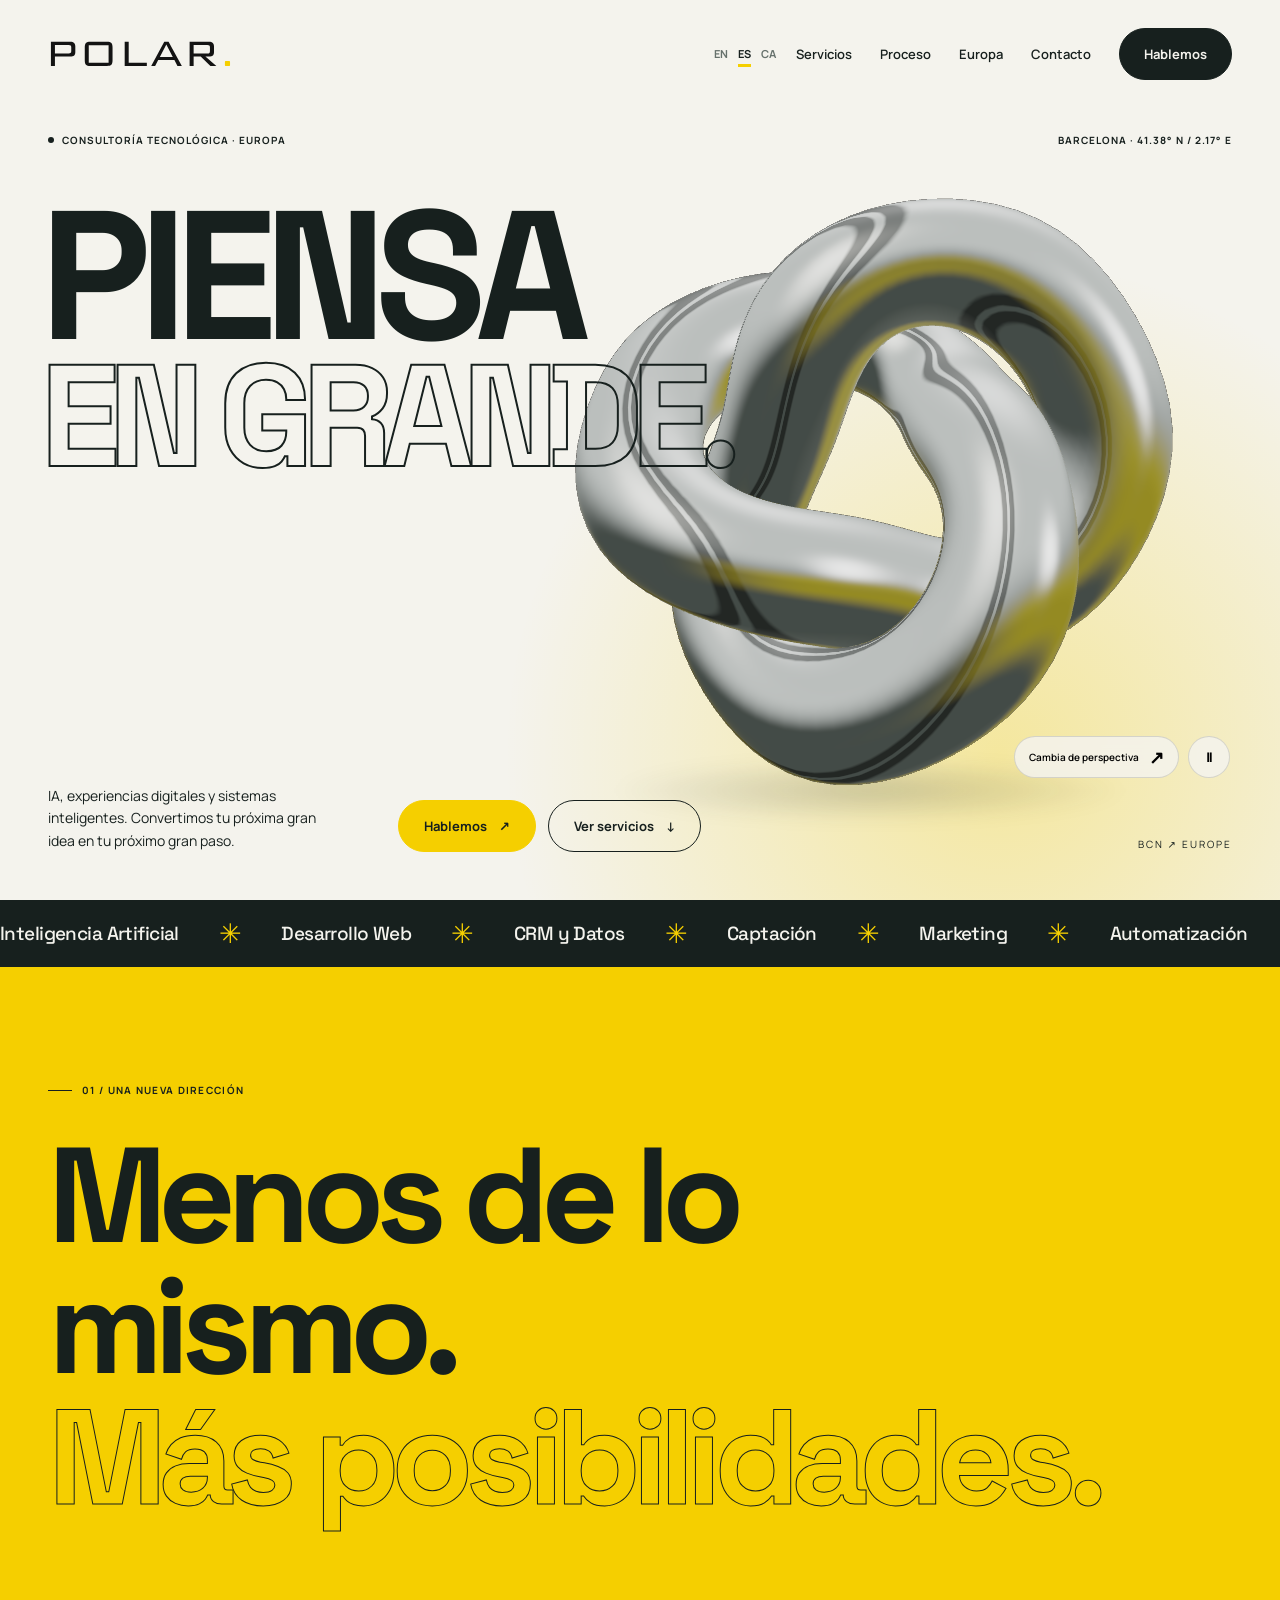
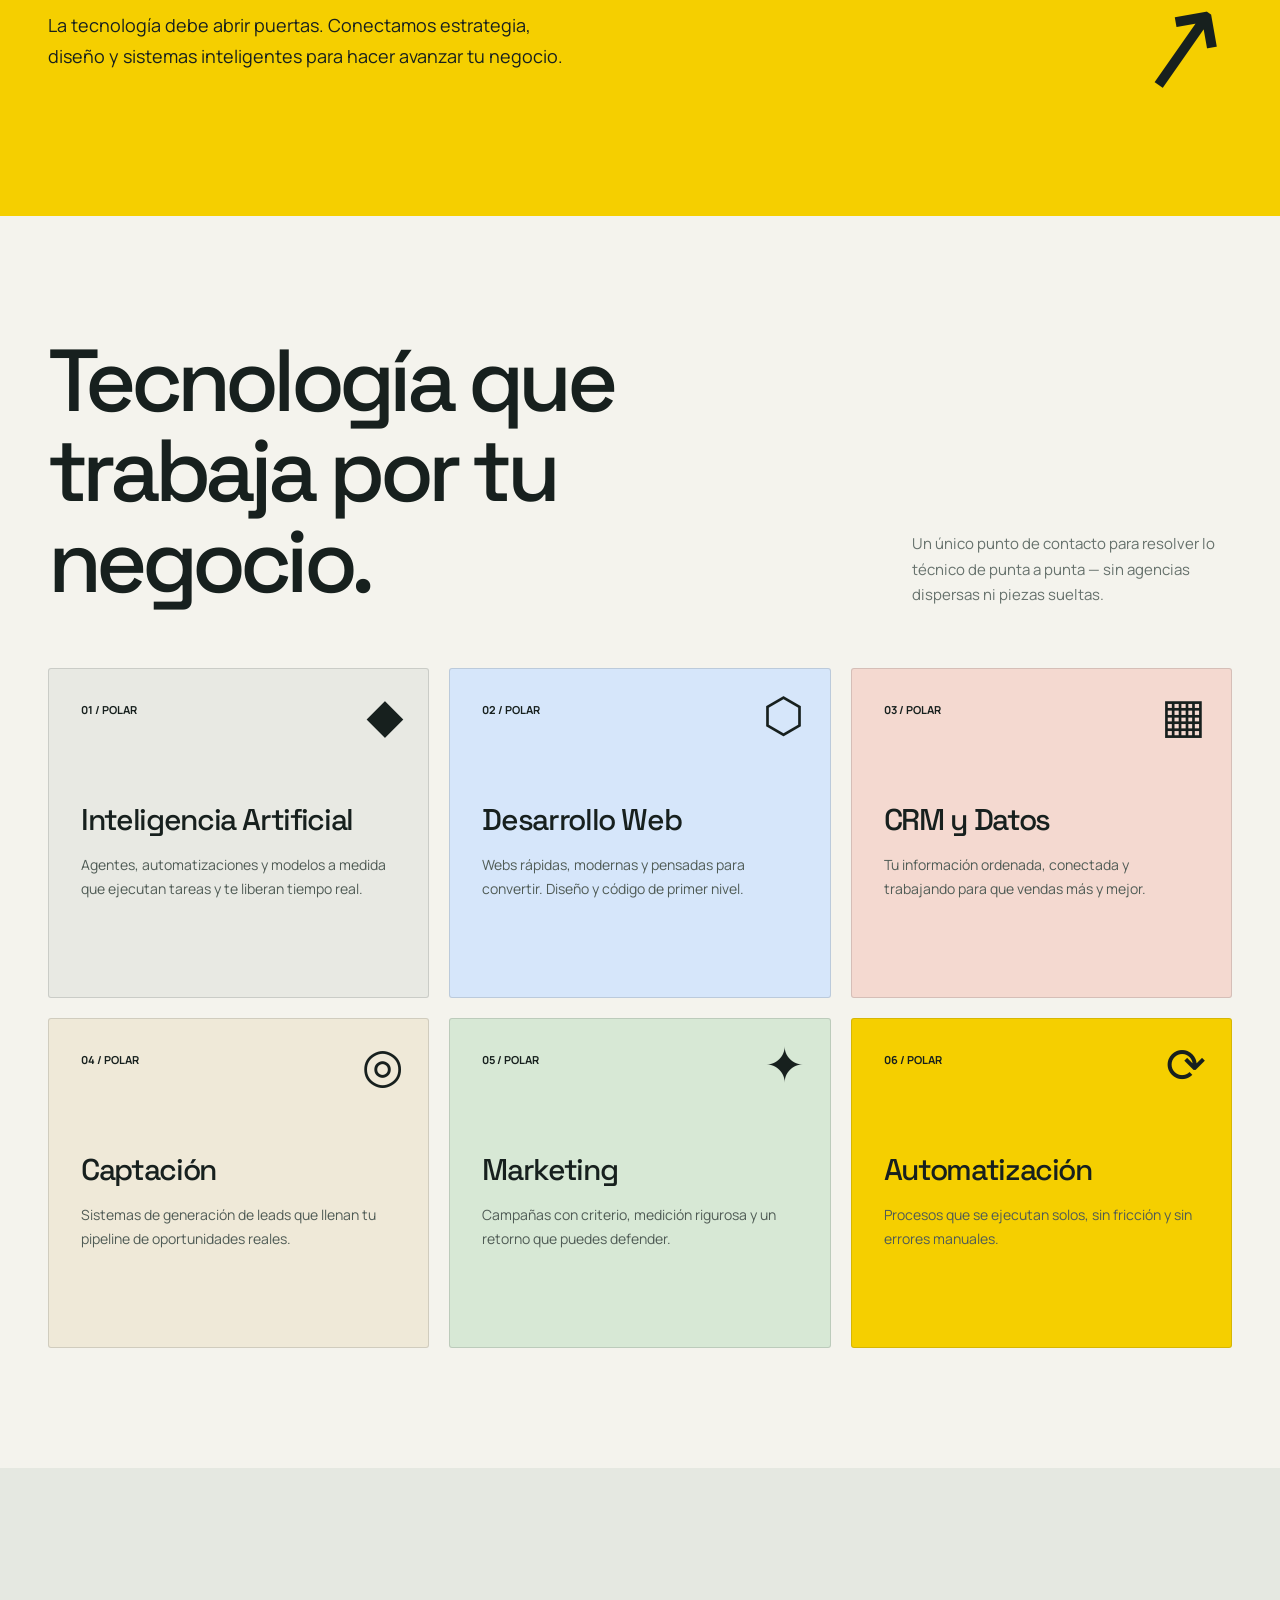
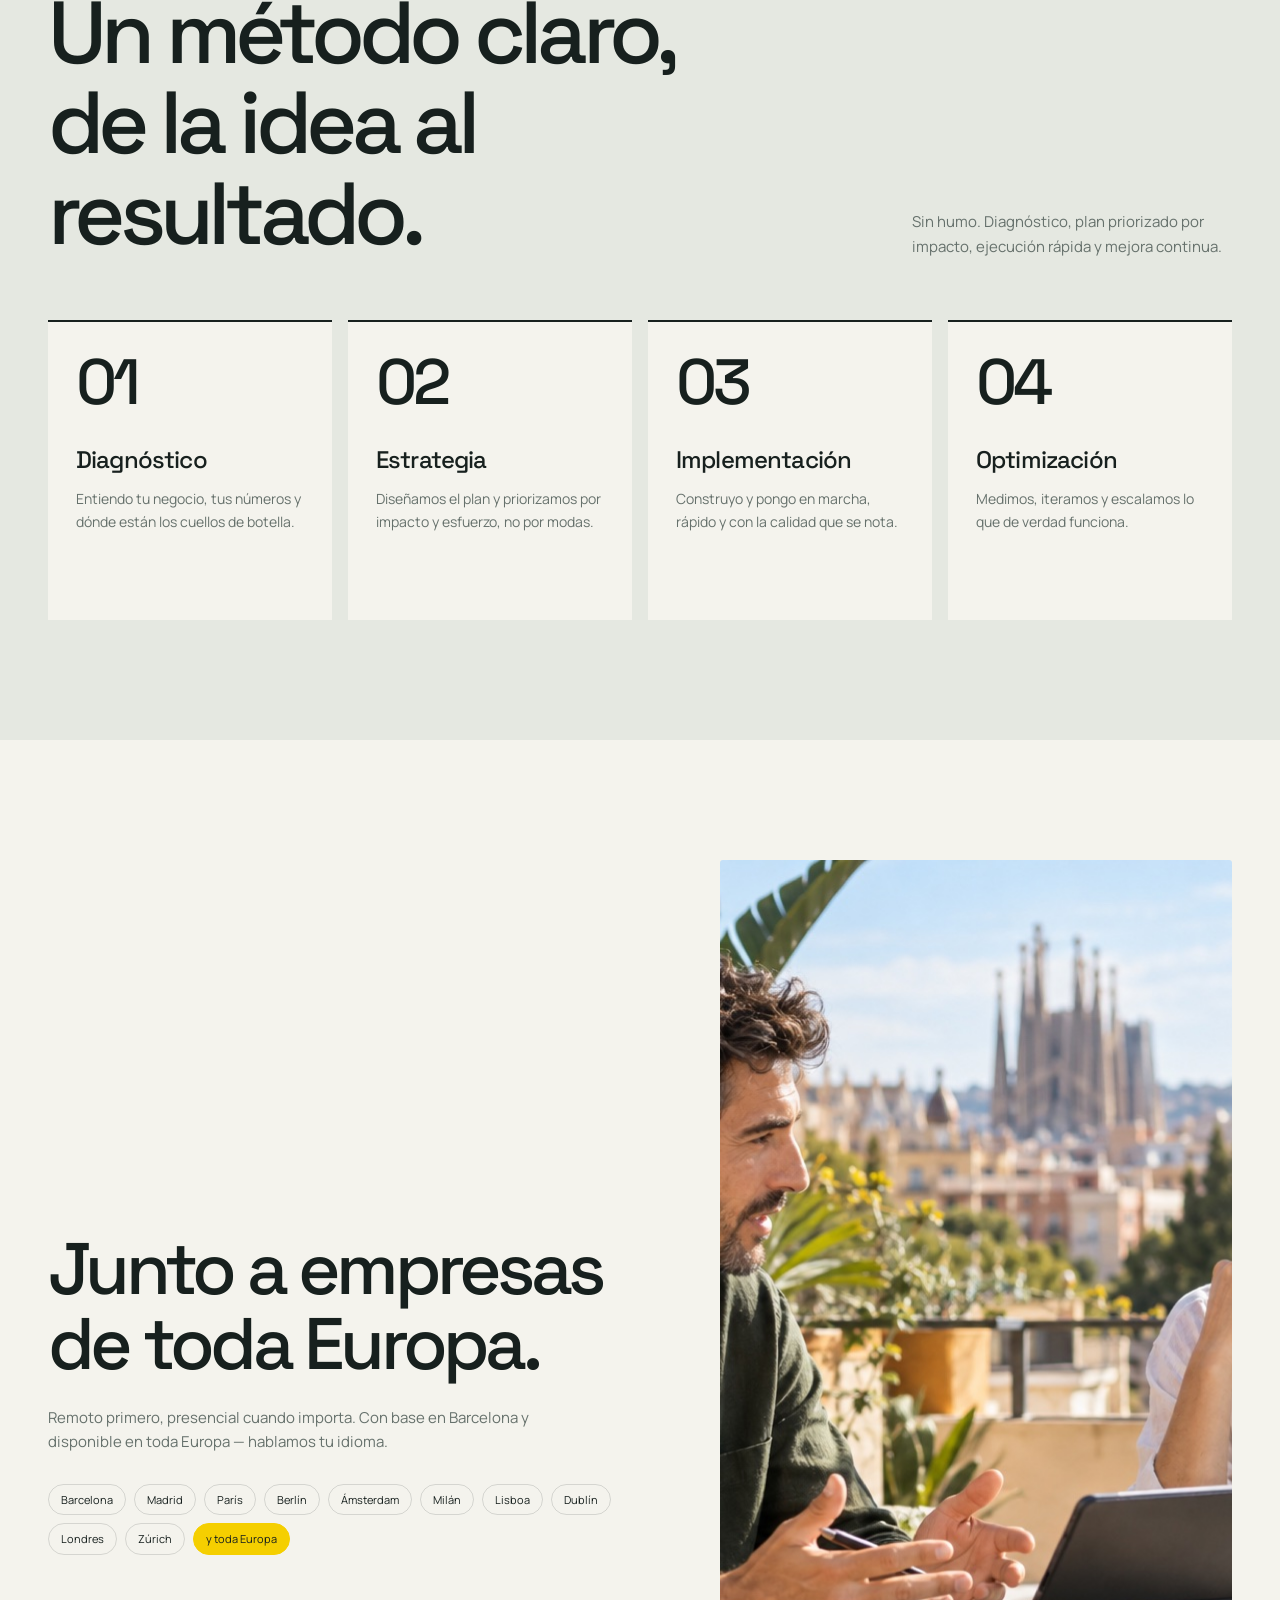
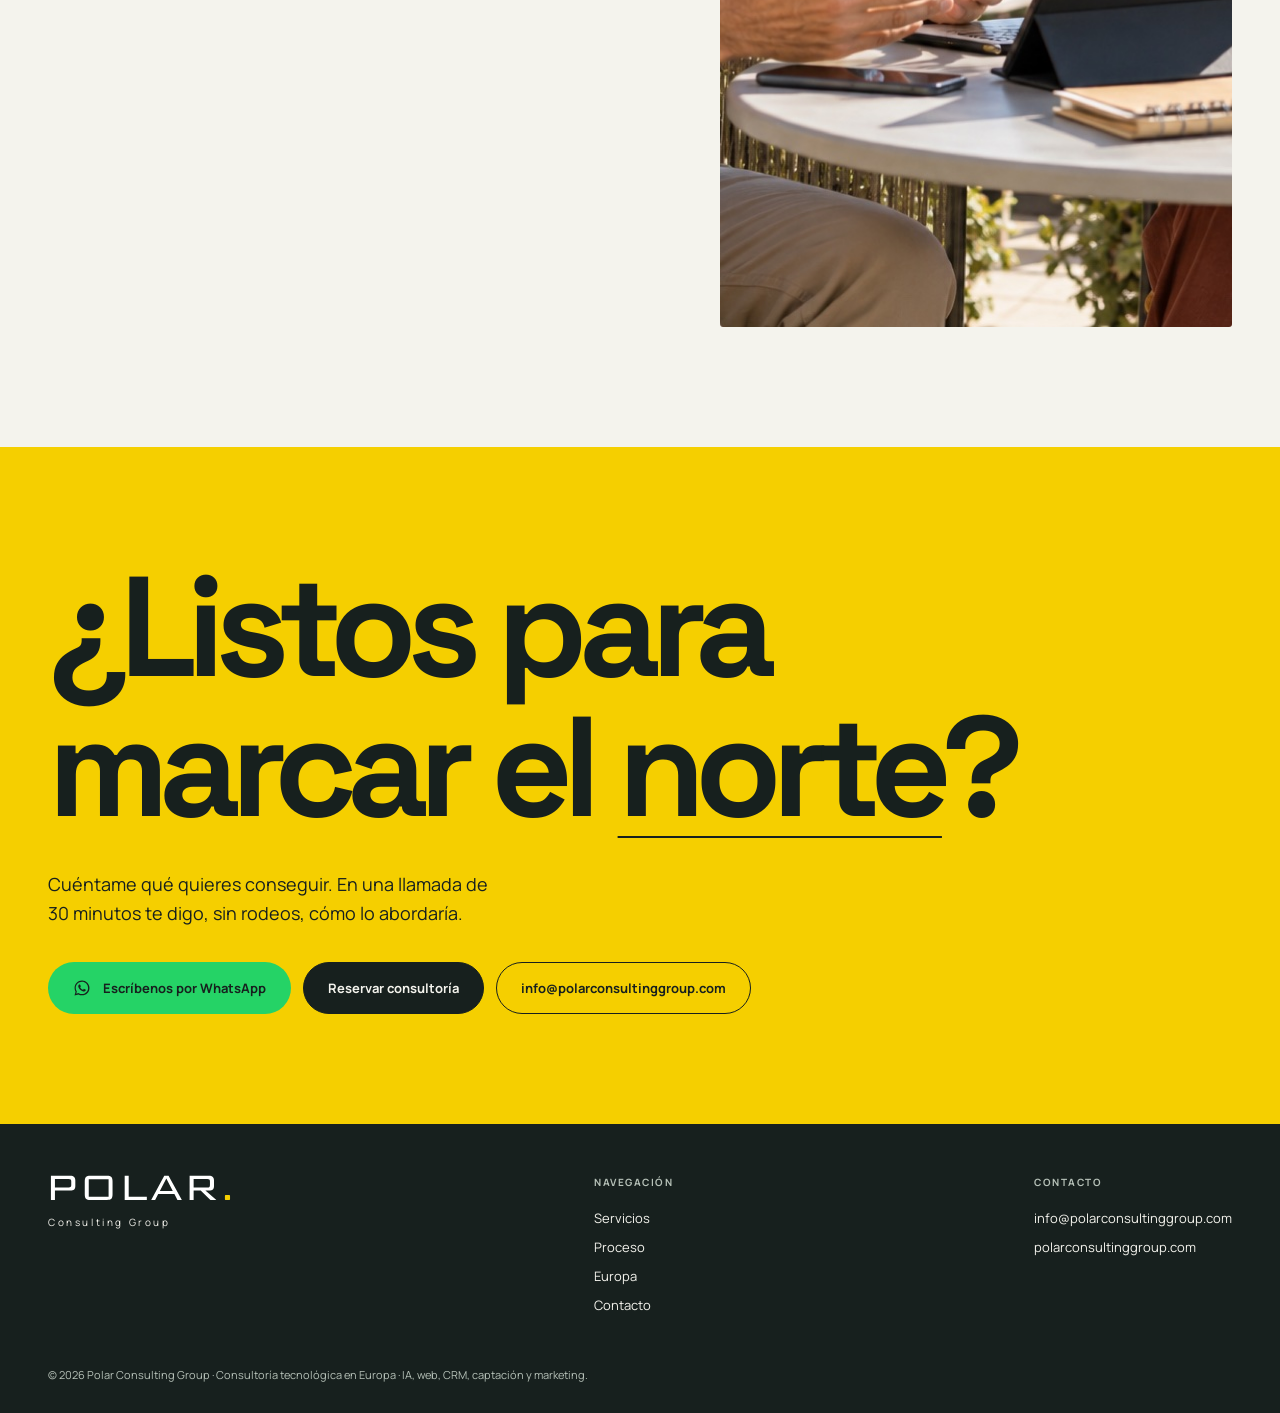
<file: es.html>
<!DOCTYPE html>
<html lang="es">
<head>
<meta charset="UTF-8">
<meta name="viewport" content="width=device-width, initial-scale=1.0">
<title>Consultoría tecnológica en Europa | IA, Web, CRM y Marketing · Polar Consulting Group</title>
<meta name="description" content="Consultoría tecnológica en toda Europa. Experto en IA, desarrollo web, CRM, captación y marketing para empresas de toda Europa. Estrategia clara y resultados medibles. Con base en Barcelona, en remoto por todo el continente.">
<link rel="canonical" href="https://polarconsultinggroup.com/es.html">
<link rel="alternate" hreflang="ca" href="https://polarconsultinggroup.com/ca.html">
<link rel="alternate" hreflang="es" href="https://polarconsultinggroup.com/es.html">
<link rel="alternate" hreflang="en" href="https://polarconsultinggroup.com/">
<link rel="alternate" hreflang="x-default" href="https://polarconsultinggroup.com/">
<meta name="theme-color" content="#F8F5ED">
<link rel="icon" type="image/svg+xml" href="/favicon.svg">
<link rel="icon" type="image/png" sizes="64x64" href="/favicon.png">
<link rel="apple-touch-icon" href="/apple-touch-icon.png">
<meta property="og:type" content="website">
<meta property="og:locale" content="es_ES">
<meta property="og:title" content="Polar Consulting Group · Ideas humanas, sistemas inteligentes">
<meta property="og:description" content="IA, web, CRM y crecimiento para empresas ambiciosas en toda Europa.">
<meta property="og:url" content="https://polarconsultinggroup.com/es.html">
<meta property="og:site_name" content="Polar Consulting Group">
<meta property="og:image" content="https://polarconsultinggroup.com/og-image-v2.jpg">
<meta property="og:image:width" content="1200">
<meta property="og:image:height" content="630">
<meta name="twitter:card" content="summary_large_image">
<meta name="twitter:title" content="Polar Consulting Group · Ideas humanas, sistemas inteligentes">
<meta name="twitter:description" content="IA, web, CRM y crecimiento para empresas ambiciosas en toda Europa.">
<meta name="twitter:image" content="https://polarconsultinggroup.com/og-image-v2.jpg">
<link rel="preconnect" href="https://fonts.googleapis.com">
<link rel="preconnect" href="https://fonts.gstatic.com" crossorigin>
<link href="https://fonts.googleapis.com/css2?family=Space+Grotesk:wght@400;500;600;700&family=Manrope:wght@400;500;600;700;800&display=swap" rel="stylesheet">
<script type="application/ld+json">{"@context":"https://schema.org","@type":"ProfessionalService","name":"Polar Consulting Group","description":"Consultoría tecnológica en toda Europa. Experto en IA, desarrollo web, CRM, captación y marketing para empresas de toda Europa. Estrategia clara y resultados medibles. Con base en Barcelona, en remoto por todo el continente.","url":"https://polarconsultinggroup.com/es.html","email":"info@polarconsultinggroup.com","image":"https://polarconsultinggroup.com/og-image-v2.jpg","logo":"https://polarconsultinggroup.com/logo.png","priceRange":"€€","inLanguage":"es","areaServed":[{"@type":"Place","name":"Europe"},{"@type":"Country","name":"Spain"},{"@type":"Country","name":"France"},{"@type":"Country","name":"Germany"},{"@type":"Country","name":"Netherlands"},{"@type":"Country","name":"Italy"},{"@type":"Country","name":"Portugal"},{"@type":"Country","name":"Ireland"},{"@type":"Country","name":"United Kingdom"},{"@type":"Country","name":"Switzerland"}],"address":{"@type":"PostalAddress","addressLocality":"Barcelona","addressRegion":"Catalunya","addressCountry":"ES"},"geo":{"@type":"GeoCoordinates","latitude":41.3874,"longitude":2.1686},"availableLanguage":["ca","es","en"],"knowsAbout":["Intel·ligència Artificial","Desenvolupament web","CRM","Captació de clients","Màrqueting digital","Automatització"],"hasOfferCatalog":{"@type":"OfferCatalog","name":"Serveis","itemListElement":[{"@type":"Offer","itemOffered":{"@type":"Service","name":"Inteligencia Artificial","description":"Agentes, automatizaciones y modelos a medida que ejecutan tareas y te liberan tiempo real."}},{"@type":"Offer","itemOffered":{"@type":"Service","name":"Desarrollo Web","description":"Webs rápidas, modernas y pensadas para convertir. Diseño y código de primer nivel."}},{"@type":"Offer","itemOffered":{"@type":"Service","name":"CRM y Datos","description":"Tu información ordenada, conectada y trabajando para que vendas más y mejor."}},{"@type":"Offer","itemOffered":{"@type":"Service","name":"Captación","description":"Sistemas de generación de leads que llenan tu pipeline de oportunidades reales."}},{"@type":"Offer","itemOffered":{"@type":"Service","name":"Marketing","description":"Campañas con criterio, medición rigurosa y un retorno que puedes defender."}},{"@type":"Offer","itemOffered":{"@type":"Service","name":"Automatización","description":"Procesos que se ejecutan solos, sin fricción y sin errores manuales."}}]}}</script>
<link rel="stylesheet" href="/polar-experience.css?v=d292863637">
</head>
<body>
<a href="#main" class="skip">Saltar al contenido</a>
<div id="progress" aria-hidden="true"></div>
<nav id="nav"><div class="wrap nav-in"><a href="#top" class="brand" data-cursor><img src="/logo-dark.svg" alt="Polar Consulting Group" class="brand-img"></a><div class="nav-right"><div class="lang" role="navigation" aria-label="Idioma"><a href="index.html" hreflang="en">EN</a><a href="es.html" class="on" aria-current="true" hreflang="es">ES</a><a href="ca.html" hreflang="ca">CA</a></div><div class="nav-links"><a href="#serveis" class="lnk" data-cursor>Servicios</a><a href="#proces" class="lnk" data-cursor>Proceso</a><a href="#maresme" class="lnk" data-cursor>Europa</a><a href="#contacte" class="lnk" data-cursor>Contacto</a><a href="#contacte" class="btn btn-gold mag" data-cursor>Hablemos</a></div><button class="menu-btn" id="menuBtn" aria-label="Menú" aria-expanded="false"><span></span><span></span><span></span></button></div></div></nav>
<div id="mobile-menu"><a href="#serveis" class="mlnk">Servicios</a><a href="#proces" class="mlnk">Proceso</a><a href="#maresme" class="mlnk">Europa</a><a href="#contacte" class="mlnk">Contacto</a><a href="#contacte" class="btn btn-gold">Hablemos</a></div>
<header class="hero" id="top">
    <div class="hero-topline"><p><span class="status-dot" aria-hidden="true"></span>Consultoría tecnológica · Europa</p><span class="hero-edition" aria-hidden="true">BARCELONA · 41.38° N / 2.17° E</span></div>
    <h1><span>Piensa</span><span class="hero-line-two">en grande.</span></h1>
    <div class="sculpture" aria-hidden="true">
      <svg class="sculpture-fallback" viewBox="0 0 600 600" xmlns="http://www.w3.org/2000/svg"><defs><linearGradient id="metal" x1="0" x2="1" y1="0" y2="1"><stop stop-color="#fff"/><stop offset=".22" stop-color="#a9b1ac"/><stop offset=".36" stop-color="#1e2723"/><stop offset=".48" stop-color="#e9edeb"/><stop offset=".64" stop-color="#fff"/><stop offset=".78" stop-color="#7b847b"/><stop offset=".9" stop-color="#F5CF00"/><stop offset="1" stop-color="#374138"/></linearGradient></defs><path d="M290 135C460 25 560 275 380 445S20 405 120 230 355 230 290 385 20 160 290 135Z" fill="none" stroke="url(#metal)" stroke-width="78" stroke-linecap="round"/></svg>
      <canvas id="polar-sculpture"></canvas>
    </div>
    <div class="scene-controls" hidden><button class="scene-switch" aria-pressed="false">Cambia de perspectiva<span aria-hidden="true">↗</span></button><button class="motion-toggle" aria-label="Pausar animación" data-pause="Pausar animación" data-play="Reanudar animación" aria-pressed="false">Ⅱ</button></div>
    <div class="hero-bottom"><p class="hero-summary">IA, experiencias digitales y sistemas inteligentes. Convertimos tu próxima gran idea en tu próximo gran paso.</p><div class="cta"><a href="https://wa.me/34647069850" class="btn btn-gold">Hablemos <span aria-hidden="true">↗</span></a><a href="#serveis" class="btn btn-ghost">Ver servicios <span aria-hidden="true">↓</span></a></div><span class="hero-index" aria-hidden="true">BCN ↗ EUROPE</span></div>
  </header>
<div class="ticker" aria-hidden="true"><div class="ticker-track"><span>Inteligencia Artificial</span><span>Desarrollo Web</span><span>CRM y Datos</span><span>Captación</span><span>Marketing</span><span>Automatización</span><span>Inteligencia Artificial</span><span>Desarrollo Web</span><span>CRM y Datos</span><span>Captación</span><span>Marketing</span><span>Automatización</span></div></div>
<main id="main">
<section class="manifesto"><div class="wrap"><p class="section-label">01 / Una nueva dirección</p><h2>Menos de lo mismo.<br><em>Más posibilidades.</em></h2><div class="manifesto-bottom"><p>La tecnología debe abrir puertas. Conectamos estrategia, diseño y sistemas inteligentes para hacer avanzar tu negocio.</p><span class="manifesto-arrow" aria-hidden="true">↗</span></div></div></section>
<section class="block" id="serveis"><div class="wrap"><div class="sec-head"><h2 class="rv">Tecnología que trabaja por tu negocio.</h2><p class="rv">Un único punto de contacto para resolver lo técnico de punta a punta — sin agencias dispersas ni piezas sueltas.</p></div><div class="svc-grid"><article class="svc"><div class="svc-top"><span>01 / POLAR</span></div><div class="ico" aria-hidden="true">◆</div><h3>Inteligencia Artificial</h3><p>Agentes, automatizaciones y modelos a medida que ejecutan tareas y te liberan tiempo real.</p></article><article class="svc"><div class="svc-top"><span>02 / POLAR</span></div><div class="ico" aria-hidden="true">⬡</div><h3>Desarrollo Web</h3><p>Webs rápidas, modernas y pensadas para convertir. Diseño y código de primer nivel.</p></article><article class="svc"><div class="svc-top"><span>03 / POLAR</span></div><div class="ico" aria-hidden="true">▦</div><h3>CRM y Datos</h3><p>Tu información ordenada, conectada y trabajando para que vendas más y mejor.</p></article><article class="svc"><div class="svc-top"><span>04 / POLAR</span></div><div class="ico" aria-hidden="true">◎</div><h3>Captación</h3><p>Sistemas de generación de leads que llenan tu pipeline de oportunidades reales.</p></article><article class="svc"><div class="svc-top"><span>05 / POLAR</span></div><div class="ico" aria-hidden="true">✦</div><h3>Marketing</h3><p>Campañas con criterio, medición rigurosa y un retorno que puedes defender.</p></article><article class="svc"><div class="svc-top"><span>06 / POLAR</span></div><div class="ico" aria-hidden="true">⟳</div><h3>Automatización</h3><p>Procesos que se ejecutan solos, sin fricción y sin errores manuales.</p></article></div></div></section>
<section class="block" id="proces" style="background:var(--ink2)"><div class="wrap"><div class="sec-head"><h2 class="rv">Un método claro,<br>de la idea al resultado.</h2><p class="rv">Sin humo. Diagnóstico, plan priorizado por impacto, ejecución rápida y mejora continua.</p></div><div class="proc"><div class="step rv" data-cursor><div class="pnum">01</div><h4>Diagnóstico</h4><p>Entiendo tu negocio, tus números y dónde están los cuellos de botella.</p></div><div class="step rv" data-cursor><div class="pnum">02</div><h4>Estrategia</h4><p>Diseñamos el plan y priorizamos por impacto y esfuerzo, no por modas.</p></div><div class="step rv" data-cursor><div class="pnum">03</div><h4>Implementación</h4><p>Construyo y pongo en marcha, rápido y con la calidad que se nota.</p></div><div class="step rv" data-cursor><div class="pnum">04</div><h4>Optimización</h4><p>Medimos, iteramos y escalamos lo que de verdad funciona.</p></div></div></div></section>
<section class="maresme" id="maresme"><div class="wrap people-band"><div><h2 class="rv">Junto a empresas de toda Europa.</h2><p class="rv">Remoto primero, presencial cuando importa. Con base en Barcelona y disponible en toda Europa — hablamos tu idioma.</p><div class="towns rv"><span class="town">Barcelona</span><span class="town">Madrid</span><span class="town">París</span><span class="town">Berlín</span><span class="town">Ámsterdam</span><span class="town">Milán</span><span class="town">Lisboa</span><span class="town">Dublín</span><span class="town">Londres</span><span class="town">Zúrich</span><span class="town more">y toda Europa</span></div></div><img src="/europe-conversation.jpg" alt="Una conversación sobre estrategia tecnológica en una terraza de Barcelona" class="people-photo" loading="lazy" width="1600" height="1067"></div></section>
<section class="cta-final" id="contacte"><div class="glow" aria-hidden="true"></div><div class="wrap"><h2 class="rv">¿Listos para marcar el <span class="gold">norte</span>?</h2><p class="rv">Cuéntame qué quieres conseguir. En una llamada de 30 minutos te digo, sin rodeos, cómo lo abordaría.</p><div class="cta rv"><a href="https://wa.me/34647069850" class="btn btn-wa mag" data-cursor><svg viewBox="0 0 24 24" width="18" height="18" aria-hidden="true" style="vertical-align:-4px"><path fill="currentColor" d="M12.04 2c-5.46 0-9.91 4.45-9.91 9.91 0 1.75.46 3.45 1.32 4.95L2 22l5.25-1.38c1.45.79 3.08 1.21 4.79 1.21h.01c5.46 0 9.91-4.45 9.91-9.91 0-2.65-1.03-5.14-2.9-7.01A9.82 9.82 0 0 0 12.04 2zm0 18.15h-.01c-1.52 0-3.01-.41-4.3-1.18l-.31-.18-3.12.82.83-3.04-.2-.31a8.2 8.2 0 0 1-1.26-4.37c0-4.54 3.7-8.23 8.24-8.23 2.2 0 4.27.86 5.82 2.42a8.18 8.18 0 0 1 2.41 5.82c0 4.54-3.69 8.23-8.23 8.23zm4.52-6.16c-.25-.12-1.47-.72-1.69-.81-.23-.08-.39-.12-.56.13-.16.25-.64.81-.79.97-.14.17-.29.19-.54.06-.25-.12-1.05-.39-1.99-1.23-.74-.66-1.23-1.47-1.38-1.72-.14-.25-.02-.38.11-.51.11-.11.25-.29.37-.43.12-.14.16-.25.25-.41.08-.17.04-.31-.02-.43-.06-.12-.56-1.34-.76-1.84-.2-.48-.41-.42-.56-.43h-.48c-.17 0-.43.06-.66.31-.23.25-.86.85-.86 2.07 0 1.22.89 2.4 1.01 2.56.12.17 1.75 2.67 4.23 3.74.59.26 1.05.41 1.41.52.59.19 1.13.16 1.56.1.48-.07 1.47-.6 1.68-1.18.21-.58.21-1.07.14-1.18-.06-.1-.22-.16-.47-.28z"/></svg> Escríbenos por WhatsApp</a><a href="https://wa.me/34647069850" class="btn btn-gold mag" data-cursor target="_blank" rel="noopener">Reservar consultoría</a><a href="mailto:info@polarconsultinggroup.com" class="btn btn-ghost mag" data-cursor>info@polarconsultinggroup.com</a></div></div></section>
</main>
<a class="wa-float" href="https://wa.me/34647069850" aria-label="WhatsApp 647 06 98 50" target="_blank" rel="noopener"><svg viewBox="0 0 24 24" width="18" height="18" aria-hidden="true" style="vertical-align:-4px"><path fill="currentColor" d="M12.04 2c-5.46 0-9.91 4.45-9.91 9.91 0 1.75.46 3.45 1.32 4.95L2 22l5.25-1.38c1.45.79 3.08 1.21 4.79 1.21h.01c5.46 0 9.91-4.45 9.91-9.91 0-2.65-1.03-5.14-2.9-7.01A9.82 9.82 0 0 0 12.04 2zm0 18.15h-.01c-1.52 0-3.01-.41-4.3-1.18l-.31-.18-3.12.82.83-3.04-.2-.31a8.2 8.2 0 0 1-1.26-4.37c0-4.54 3.7-8.23 8.24-8.23 2.2 0 4.27.86 5.82 2.42a8.18 8.18 0 0 1 2.41 5.82c0 4.54-3.69 8.23-8.23 8.23zm4.52-6.16c-.25-.12-1.47-.72-1.69-.81-.23-.08-.39-.12-.56.13-.16.25-.64.81-.79.97-.14.17-.29.19-.54.06-.25-.12-1.05-.39-1.99-1.23-.74-.66-1.23-1.47-1.38-1.72-.14-.25-.02-.38.11-.51.11-.11.25-.29.37-.43.12-.14.16-.25.25-.41.08-.17.04-.31-.02-.43-.06-.12-.56-1.34-.76-1.84-.2-.48-.41-.42-.56-.43h-.48c-.17 0-.43.06-.66.31-.23.25-.86.85-.86 2.07 0 1.22.89 2.4 1.01 2.56.12.17 1.75 2.67 4.23 3.74.59.26 1.05.41 1.41.52.59.19 1.13.16 1.56.1.48-.07 1.47-.6 1.68-1.18.21-.58.21-1.07.14-1.18-.06-.1-.22-.16-.47-.28z"/></svg></a>
<footer><div class="wrap foot-in"><div><div class="foot-brand"><img src="/logo-white.svg" alt="Polar Consulting Group" class="foot-img"></div><div class="foot-tag">Consulting Group</div></div><div class="foot-col"><h5>Navegación</h5><a href="#serveis">Servicios</a><a href="#proces">Proceso</a><a href="#maresme">Europa</a><a href="#contacte">Contacto</a></div><div class="foot-col"><h5>Contacto</h5><a href="mailto:info@polarconsultinggroup.com" data-cursor>info@polarconsultinggroup.com</a><a href="https://polarconsultinggroup.com">polarconsultinggroup.com</a></div></div><div class="wrap foot-note">© 2026 Polar Consulting Group · Consultoría tecnológica en Europa · IA, web, CRM, captación y marketing.</div></footer>
<script src="/polar-experience.js?v=d292863637" defer></script>
</body>
</html>
</file>
<file: polar-experience.css>
/* Polar / a new direction. The full layout is mobile-first. */
:root{--ink:#17201e;--paper:#f4f3ed;--yellow:#F5CF00;--muted:#66716c;--line:#17201e24;--maxw:1440px}
*{box-sizing:border-box}html{scroll-behavior:smooth;scroll-padding-top:90px;-webkit-text-size-adjust:100%}
body{margin:0;background:var(--paper);color:var(--ink);font:400 16px/1.6 Manrope,system-ui,sans-serif;-webkit-font-smoothing:antialiased}
::selection{background:var(--yellow);color:var(--ink)}a{color:inherit;text-decoration:none}button{font:inherit;cursor:pointer}h1,h2,h3,h4,h5,p{margin:0}svg,img{display:block;max-width:100%}
.wrap{max-width:var(--maxw);padding-inline:24px;margin-inline:auto;width:100%}.sr{position:absolute;width:1px;height:1px;overflow:hidden;clip-path:inset(50%)}
.skip{position:fixed;top:8px;left:12px;transform:translateY(-150%);z-index:400;background:var(--yellow);padding:12px 20px}.skip:focus{transform:none}
a:focus-visible,button:focus-visible{outline:3px solid #008477;outline-offset:5px}section[id],main{scroll-margin-top:90px}
#progress{position:fixed;top:0;left:0;height:3px;background:var(--yellow);z-index:210;width:0}#cursor,#cursor-dot{display:none}
nav{position:fixed;inset:0 0 auto;z-index:150;padding:22px 0;transition:background .3s,padding .3s}nav.scrolled{background:#f4f3edf2;backdrop-filter:blur(16px);padding:14px 0;border-bottom:1px solid var(--line)}
.nav-in,.nav-right,.nav-links,.lang{display:flex;align-items:center}.nav-in{justify-content:space-between;gap:20px}.brand-img{width:150px;height:auto}.nav-right{gap:20px}.lang{gap:10px;font:700 11px/1.2 Manrope,sans-serif}.lang a{padding:12px 0;color:var(--muted)}.lang .on{color:var(--ink);text-decoration:underline;text-decoration-color:var(--yellow);text-decoration-thickness:3px;text-underline-offset:6px}
.nav-links{display:none;gap:28px;font-size:13px;font-weight:600}.menu-btn{width:30px;height:36px;display:flex;flex-direction:column;justify-content:center;gap:6px;background:none;border:0;padding:0}.menu-btn span{height:2px;width:26px;background:var(--ink);transition:transform .25s,opacity .25s}.menu-btn.open span:first-child{transform:translateY(8px) rotate(45deg)}.menu-btn.open span:nth-child(2){opacity:0}.menu-btn.open span:last-child{transform:translateY(-8px) rotate(-45deg)}
#mobile-menu{position:fixed;inset:0;background:var(--yellow);z-index:140;padding:110px 24px 50px;display:flex;flex-direction:column;justify-content:center;gap:12px;visibility:hidden;transform:translateY(-105%);transition:transform .35s,visibility .35s}#mobile-menu.open{visibility:visible;transform:none}.mlnk{font:700 clamp(34px,8vw,60px)/1.25 'Space Grotesk',sans-serif;letter-spacing:-.06em}#mobile-menu .btn{align-self:flex-start;margin-top:24px}
.btn{display:inline-flex;align-items:center;justify-content:center;gap:12px;border-radius:100px;padding:16px 24px;min-height:52px;border:1px solid var(--ink);font-size:13px;font-weight:700;line-height:1.3;transition:background .2s,transform .2s}.btn:hover{transform:translateY(-3px)}.btn-gold{color:var(--paper);background:var(--ink)}.btn-ghost{background:transparent}.btn-wa{background:#25d366;border-color:transparent}.btn svg{flex-shrink:0}.cta{display:flex;gap:12px;flex-wrap:wrap}
.hero{position:relative;isolation:isolate;min-height:740px;height:100svh;max-height:1160px;overflow:hidden;background:var(--paper)}
.hero:before{content:'';position:absolute;width:84%;aspect-ratio:1;right:-20%;top:24%;border-radius:50%;background:radial-gradient(circle,#f5cf0055,transparent 65%);pointer-events:none}
.hero-topline{position:absolute;top:105px;left:24px;right:24px;display:flex;align-items:center;justify-content:space-between;font-size:9px;font-weight:700;letter-spacing:.1em;text-transform:uppercase;z-index:5}.hero-topline p{display:flex;align-items:center;gap:8px}.status-dot{width:6px;height:6px;flex-shrink:0;background:var(--ink);border-radius:50%}.hero-edition{display:none}
.hero h1{position:absolute;top:150px;left:20px;right:20px;z-index:1;font:700 clamp(60px,18vw,134px)/.88 'Space Grotesk',sans-serif;letter-spacing:-.065em;text-transform:uppercase;pointer-events:none}.hero h1 span{display:block}.hero h1 .hero-line-two{margin-top:9px}html[lang=es] .hero-line-two{font-size:.79em}html[lang=ca] .hero-line-two{font-size:.93em}
.sculpture{position:absolute;z-index:2;left:-6%;top:230px;width:112%;height:calc(100% - 440px);min-height:270px;max-height:630px;touch-action:pan-y;cursor:grab;transform:translateY(var(--scene-shift,0px)) rotate(var(--scene-turn,0deg));will-change:transform}
.sculpture:after{content:'';position:absolute;z-index:-1;bottom:2%;left:20%;width:60%;height:9%;border-radius:50%;background:radial-gradient(ellipse,#17201e30,transparent 70%);filter:blur(8px);transform:scale(var(--shadow-scale,1))}
#polar-sculpture,.sculpture-fallback{position:absolute;inset:0;width:100%;height:100%}.sculpture-fallback{padding:3% 14%;filter:drop-shadow(0 20px 20px #17201e20)}.sculpture.is-live .sculpture-fallback{display:none}
.scene-controls{position:absolute;right:24px;bottom:198px;z-index:8;display:flex;align-items:center;gap:9px}.scene-switch,.motion-toggle{min-height:42px;background:#f4f3eddd;backdrop-filter:blur(8px);border:1px solid var(--line);border-radius:100px;padding:10px 14px;font:600 10px/1 Manrope,sans-serif}.scene-switch{display:flex;align-items:center;gap:10px}.scene-switch span{font-size:18px;line-height:1}.motion-toggle{width:42px;padding:0;font-size:13px}.scene-controls[hidden]{display:none}
.hero-bottom{position:absolute;left:24px;right:24px;bottom:29px;z-index:10}.hero-summary{max-width:330px;font-size:14px;line-height:1.6;margin-bottom:18px}.hero-bottom .btn{font-size:12px;flex:1;padding:15px 12px}.hero-bottom .btn-gold{background:var(--yellow);color:var(--ink);border-color:var(--yellow)}.hero-index{display:none}.scroll-cue{display:none}
.ticker{overflow:hidden;background:var(--ink);color:var(--paper);padding:20px 0}.ticker-track{display:flex;gap:40px;width:max-content;animation:ticker 40s linear infinite}.ticker-track span{display:flex;align-items:center;gap:40px;font:500 19px/1 'Space Grotesk',sans-serif;letter-spacing:-.03em}.ticker-track span:after{content:'✳';color:var(--yellow);font-size:27px}@keyframes ticker{to{transform:translateX(-50%)}}
.manifesto{background:var(--yellow);padding:75px 0 65px;overflow:hidden}.section-label{font-size:10px;letter-spacing:.13em;text-transform:uppercase;font-weight:700;display:flex;align-items:center;gap:10px;margin-bottom:32px}.section-label:before{content:'';display:block;width:24px;height:1px;background:currentColor}.manifesto h2{font:700 clamp(43px,11vw,135px)/.97 'Space Grotesk',sans-serif;letter-spacing:-.065em;max-width:1100px}.manifesto h2 em{font-style:normal;-webkit-text-stroke:1px var(--ink);color:transparent}.manifesto-bottom{display:flex;align-items:center;justify-content:space-between;margin-top:38px;gap:25px}.manifesto-bottom p{max-width:520px;font-size:15px;line-height:1.7}.manifesto-arrow{font-size:72px;line-height:1;display:block;transform:rotate(-10deg)}
section.block{padding:80px 0}.sec-head{margin-bottom:38px}.sec-head h2,.maresme h2{font:500 clamp(40px,7vw,88px)/1.03 'Space Grotesk',sans-serif;letter-spacing:-.065em;max-width:800px}.sec-head p{font-size:15px;line-height:1.7;max-width:380px;color:var(--muted);margin-top:24px}.svc-grid{display:grid;gap:14px}.svc{position:relative;border:1px solid var(--line);padding:28px;overflow:hidden;min-height:290px;border-radius:3px;background:#e8e9e3;transition:transform .3s,background .3s}.svc:nth-child(2){background:#d6e6fa}.svc:nth-child(3){background:#f4d9d0}.svc:nth-child(4){background:#efe9d8}.svc:nth-child(5){background:#d7e8d5}.svc:nth-child(6){background:var(--yellow)}.svc:hover{transform:translateY(-5px);background:var(--paper)}.svc-top{display:flex;justify-content:space-between;align-items:center;margin-bottom:60px;font-size:11px;font-weight:700}.svc .ico{font-size:48px;line-height:1;position:absolute;top:21px;right:25px;transition:transform .5s}.svc:hover .ico{transform:rotate(90deg)}.svc h3{font:500 27px/1.15 'Space Grotesk',sans-serif;letter-spacing:-.045em;margin-bottom:15px}.svc p{font-size:14px;line-height:1.7;max-width:380px;color:#4f5b55}
#proces{background:#e5e8e1!important}.proc{display:grid;gap:14px}.step{background:var(--paper);padding:30px;position:sticky;top:90px;min-height:230px;border-top:2px solid var(--ink)}.step:nth-child(2){top:105px}.step:nth-child(3){top:120px}.step:nth-child(4){top:135px}.pnum{font:500 64px/1 'Space Grotesk',sans-serif;letter-spacing:-.07em}.step h4{font:500 24px/1.15 'Space Grotesk',sans-serif;margin:32px 0 15px;letter-spacing:-.035em}.step p{font-size:14px;color:var(--muted)}
.maresme{padding:80px 0}.people-band{display:grid;gap:40px;align-items:center}.maresme p{margin-top:24px;max-width:550px;color:var(--muted);font-size:15px}.people-photo{display:none;width:100%;aspect-ratio:4/5;object-fit:cover;border-radius:3px}.towns{display:flex;flex-wrap:wrap;gap:8px;margin-top:30px}.town{padding:6px 12px;border:1px solid var(--line);font-size:11px;border-radius:100px}.town.more{background:var(--yellow);border-color:var(--yellow)}
.cta-final{padding:75px 0;background:var(--yellow);overflow:hidden}.cta-final h2{font:700 clamp(52px,12vw,142px)/.99 'Space Grotesk',sans-serif;letter-spacing:-.07em;max-width:1150px}.cta-final .gold{color:var(--ink);text-decoration:underline;text-decoration-thickness:2px;text-underline-offset:.14em}.cta-final p{max-width:450px;margin-top:32px;font-size:15px}.cta-final .cta{margin-top:35px}.cta-final .cta a:last-child{font-size:12px}.glow{display:none}
.wa-float{position:fixed;bottom:18px;right:18px;z-index:130;border-radius:50%;width:48px;height:48px;background:#25d366;display:flex;align-items:center;justify-content:center;color:#102b20;box-shadow:0 4px 22px #17201e20}.wa-float svg{width:25px;height:25px}
.at-hero .wa-float{visibility:hidden;pointer-events:none}
footer{background:var(--ink);color:var(--paper);padding:50px 0 30px}.foot-in{display:flex;flex-direction:column;gap:38px}.foot-img{width:185px;height:auto}.foot-tag{font-size:10px;letter-spacing:.26em;margin-top:12px}.foot-col{display:flex;flex-direction:column;gap:8px;font-size:13px}.foot-col h5{font-size:10px;text-transform:uppercase;letter-spacing:.15em;margin-bottom:10px;color:#b6c1b8}.foot-note{font-size:11px;color:#b6c1b8;margin-top:50px}
@media(min-width:600px){.svc-grid{grid-template-columns:1fr 1fr}.foot-in{flex-direction:row;justify-content:space-between}.hero h1{font-size:16vw}.hero-bottom .btn{flex:0 1 auto;padding:16px 25px}}
@media(min-width:820px){
 .wrap{padding-inline:48px}.brand-img{width:185px}.nav-links{display:flex}.menu-btn{display:none}#mobile-menu{display:none}
 nav{padding:28px 0}.hero{min-height:700px;max-height:1100px}.hero-topline{top:132px;left:48px;right:48px;font-size:10px}.hero-edition{display:block}
 .hero h1{left:40px;right:40px;top:197px;font-size:clamp(105px,14.3vw,232px);line-height:.86;z-index:4}.hero h1 .hero-line-two{margin-top:0;color:transparent;-webkit-text-stroke:2px var(--ink)}
 .sculpture{left:34%;top:108px;width:68%;height:calc(100% - 170px);max-height:890px;min-height:470px}.scene-controls{bottom:122px;right:50px}
 .hero-bottom{left:48px;right:48px;bottom:48px;display:flex;align-items:flex-end;gap:55px}.hero-summary{margin:0;font-size:14px;max-width:295px}.hero-bottom .cta{margin:0;gap:12px}.hero-bottom .btn{font-size:13px}.hero-index{display:block;margin-left:auto;font-size:10px;letter-spacing:.2em}
 .manifesto{padding:115px 0}.manifesto-bottom{margin-top:58px}.manifesto-bottom p{font-size:18px}.manifesto-arrow{font-size:120px}
 section.block,.maresme{padding:120px 0}.sec-head{display:flex;align-items:flex-end;gap:45px;justify-content:space-between;margin-bottom:60px}.sec-head h2{max-width:65%}.sec-head p{margin:0;max-width:320px}
 .svc-grid{grid-template-columns:repeat(3,1fr);gap:20px}.svc{padding:32px;min-height:330px}.svc h3{font-size:30px}.svc-top{margin-bottom:85px}
 .proc{grid-template-columns:repeat(4,1fr);gap:16px}.step{position:static;min-height:300px;padding:28px}.people-band{grid-template-columns:1fr .85fr;gap:70px}.people-photo{display:block}.maresme h2{font-size:clamp(40px,5.7vw,80px)}
 .cta-final{padding:110px 0}.cta-final p{font-size:18px}.cta-final .cta a:last-child{font-size:13px}.wa-float{width:54px;height:54px;bottom:24px;right:24px}
}
@media(min-width:1600px){.hero h1{left:max(48px,calc((100vw - 1440px)/2));font-size:230px}.hero-topline,.hero-bottom{left:max(48px,calc((100vw - 1344px)/2));right:max(48px,calc((100vw - 1344px)/2))}.sculpture{left:38%;width:58%}}
@media(min-width:820px) and (max-width:1099px){.nav-in{padding-inline:28px}.brand-img{width:145px}.nav-right{gap:18px}.nav-links{gap:16px;font-size:11px}.nav-links .btn{padding:12px 18px;min-height:44px;font-size:11px}.hero-bottom{gap:24px}.hero-index{display:none}.proc,.svc-grid{grid-template-columns:repeat(2,minmax(0,1fr))}}
@media(max-width:374px){.brand-img{width:128px}.nav-right{gap:16px}.hero h1{top:150px}.hero-summary{font-size:13px}.hero-bottom .btn{font-size:11px}.hero-topline{font-size:8px}.scene-controls{bottom:205px}.cta-final .cta{flex-direction:column;align-items:flex-start}}
@media(max-width:819px) and (max-height:740px){.hero{min-height:660px}.hero h1{top:134px}.sculpture{top:200px;height:calc(100% - 375px);min-height:240px}.scene-controls{bottom:166px}.hero-bottom{bottom:22px}.hero-summary{font-size:12px;line-height:1.5;margin-bottom:14px}.hero-bottom .btn{min-height:48px}.hero-topline{top:101px}}
@media(prefers-reduced-motion:reduce){html{scroll-behavior:auto}*,*:before,*:after{animation:none!important;transition:none!important}.sculpture{transform:none!important}.step{position:static}.svc:hover{transform:none}}
</file>
